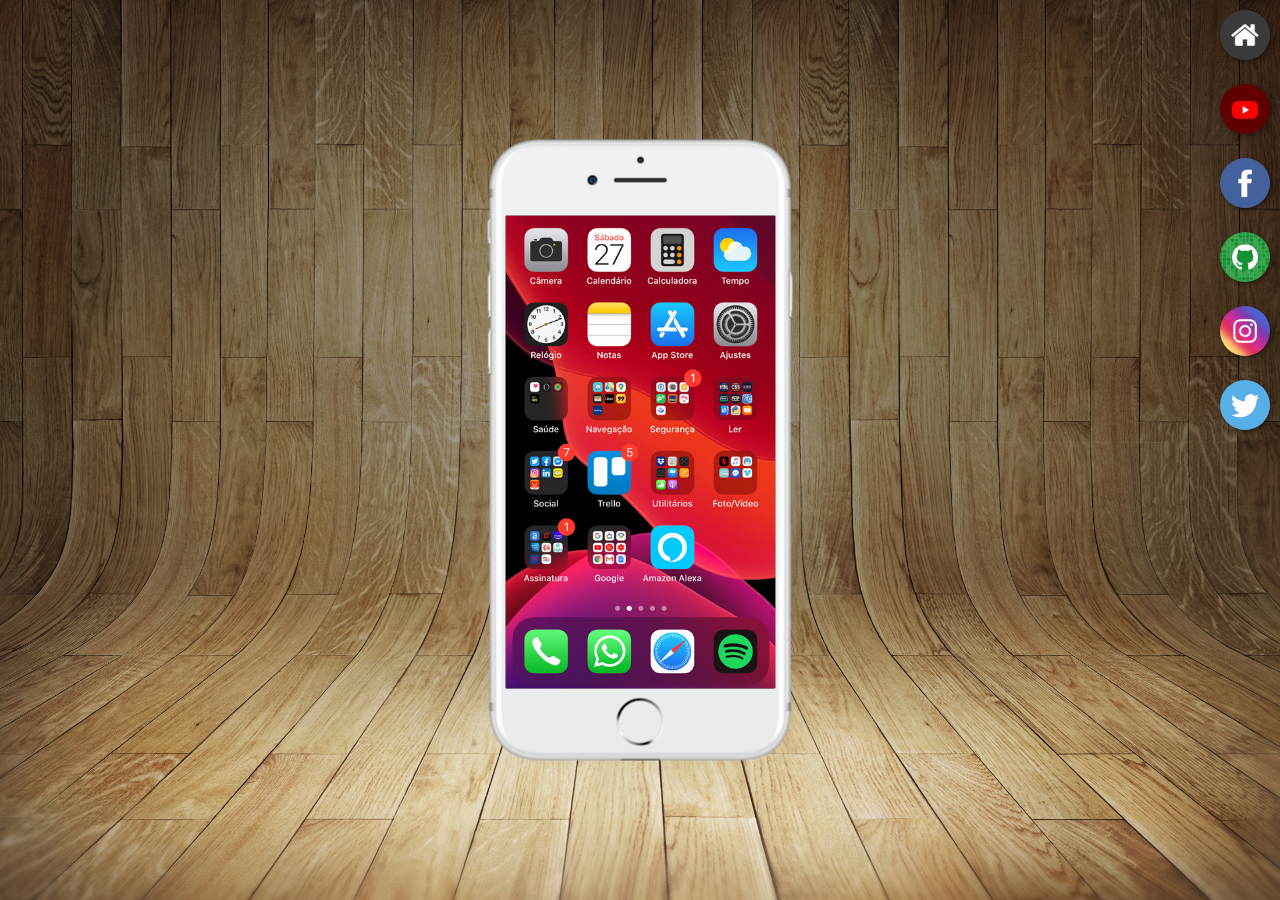
<file: index.html>
<!DOCTYPE html>
<html lang="pt-br">
<head>
    <meta charset="UTF-8">
    <meta name="viewport" content="width=device-width, initial-scale=1.0">
    <link rel="shortcut icon" href="favicon.ico" type="image/x-icon">
    <link rel="stylesheet" href="style/style.css">
    <title>Projeto Redes Sociais</title>
</head>
<body>
    <main>
        <section id="telefone">
            <iframe src="home.html" name="tela" id="tela" frameborder="0">
                O navegador não é compatível com isso.
            </iframe>
        </section>
        <section id="redes-sociais">
            <a href="home.html" target="tela"><img src="imagens/logo-home.jpg" alt="Home"></a> <br>
            <a href="youtube.html" target="tela"><img src="imagens/logo-youtube.jpg" alt="Youtube"></a> <br>
            <a href="facebook.html" target="tela"><img src="imagens/logo-facebook.jpg" alt="Facebook"></a> <br>
            <a href="github.html" target="tela"><img src="imagens/logo-github.jpg" alt="GitHub"></a> <br>
            <a href="instagram.html" target="tela"><img src="imagens/logo-instagram.jpg" alt="Instagram"></a> <br>
            <a href="twitter.html" target="tela"><img src="imagens/logo-twitter.jpg" alt="Twitter"></a> <br>
        </section>
    </main>
</body>
</html>
</file>
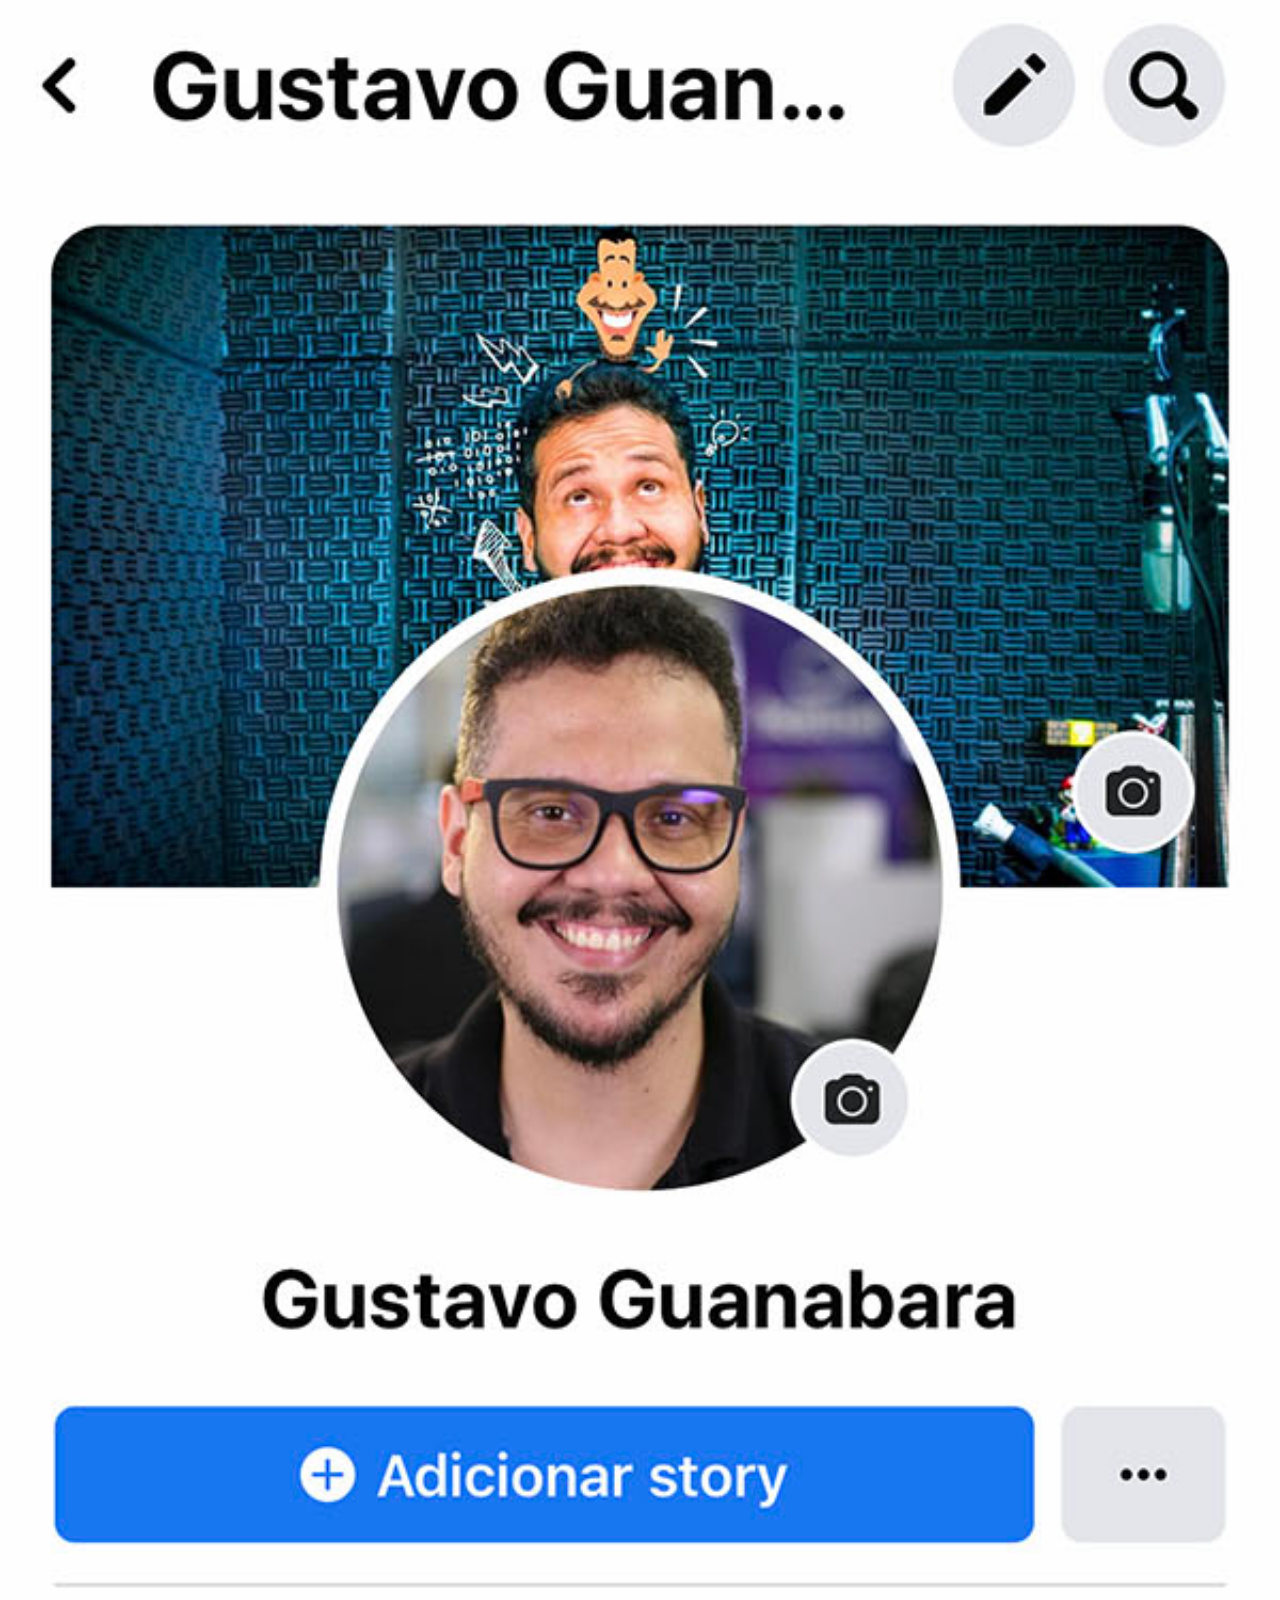
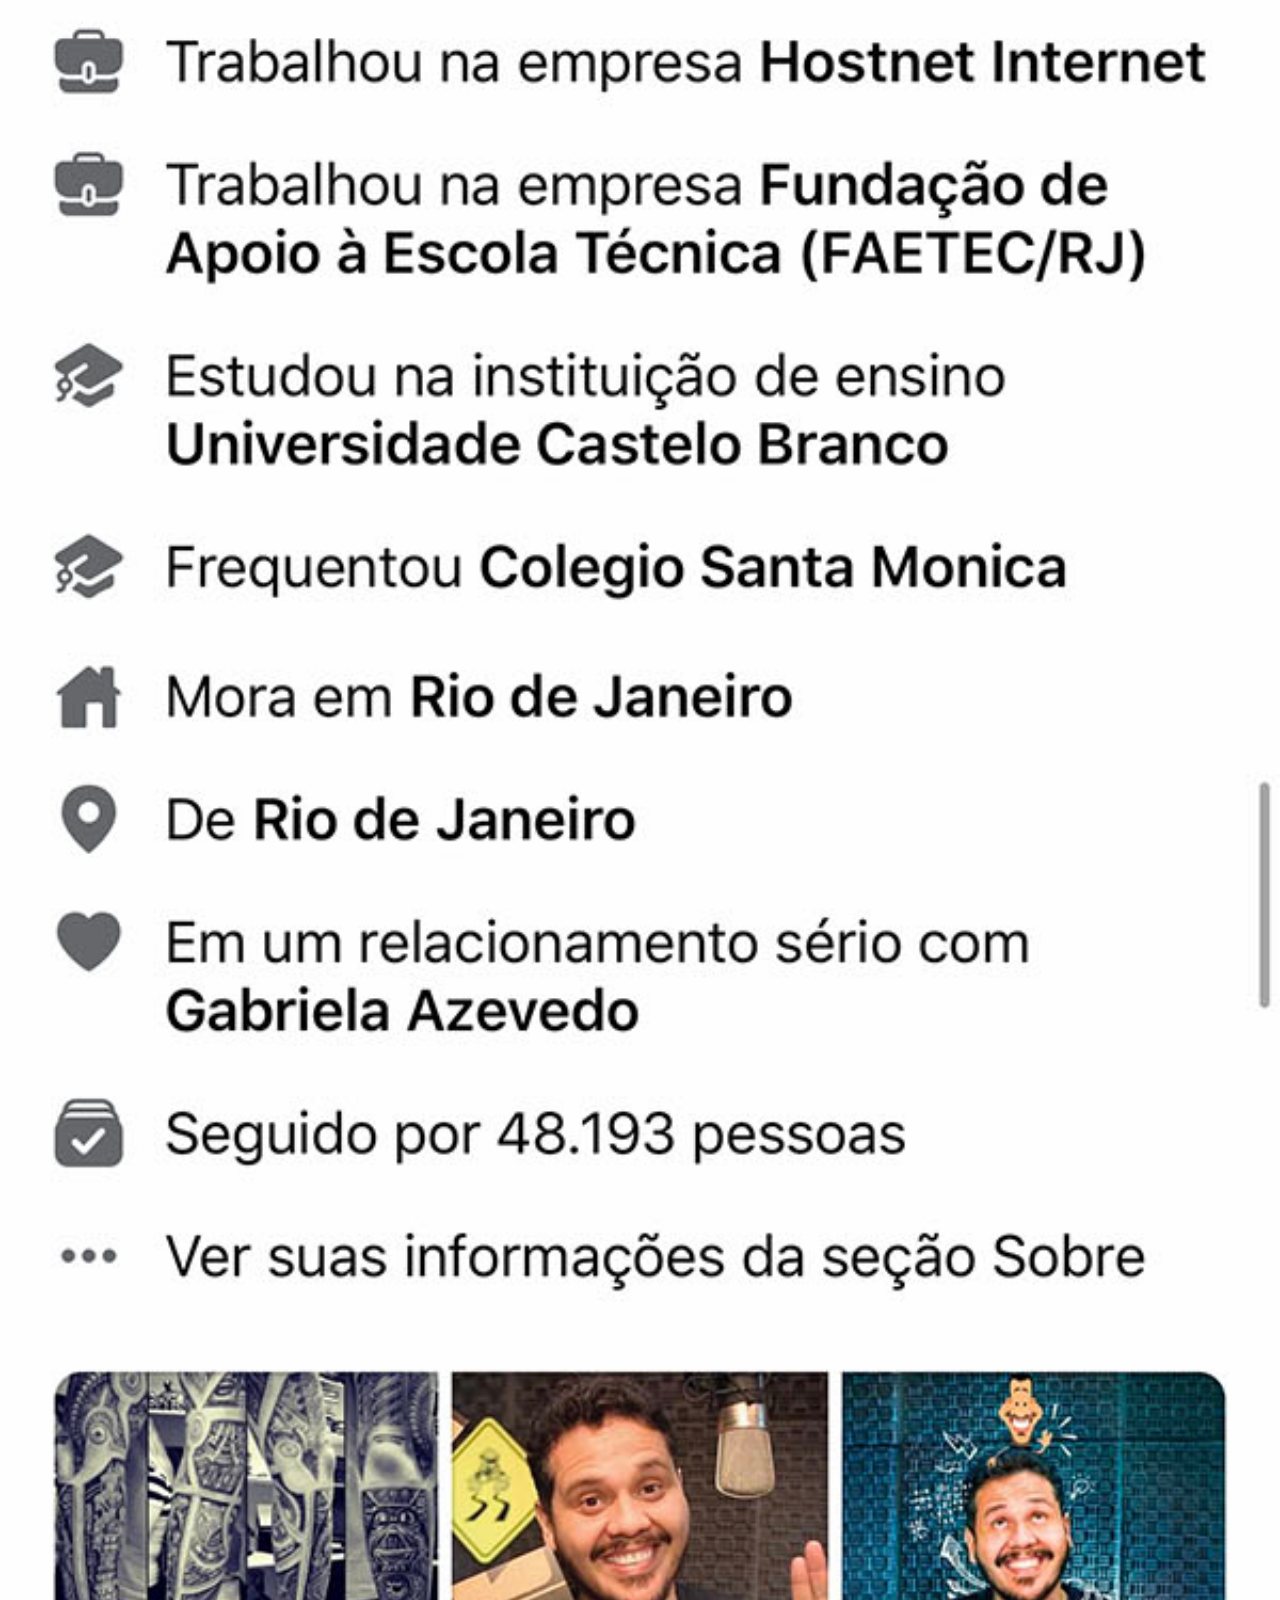
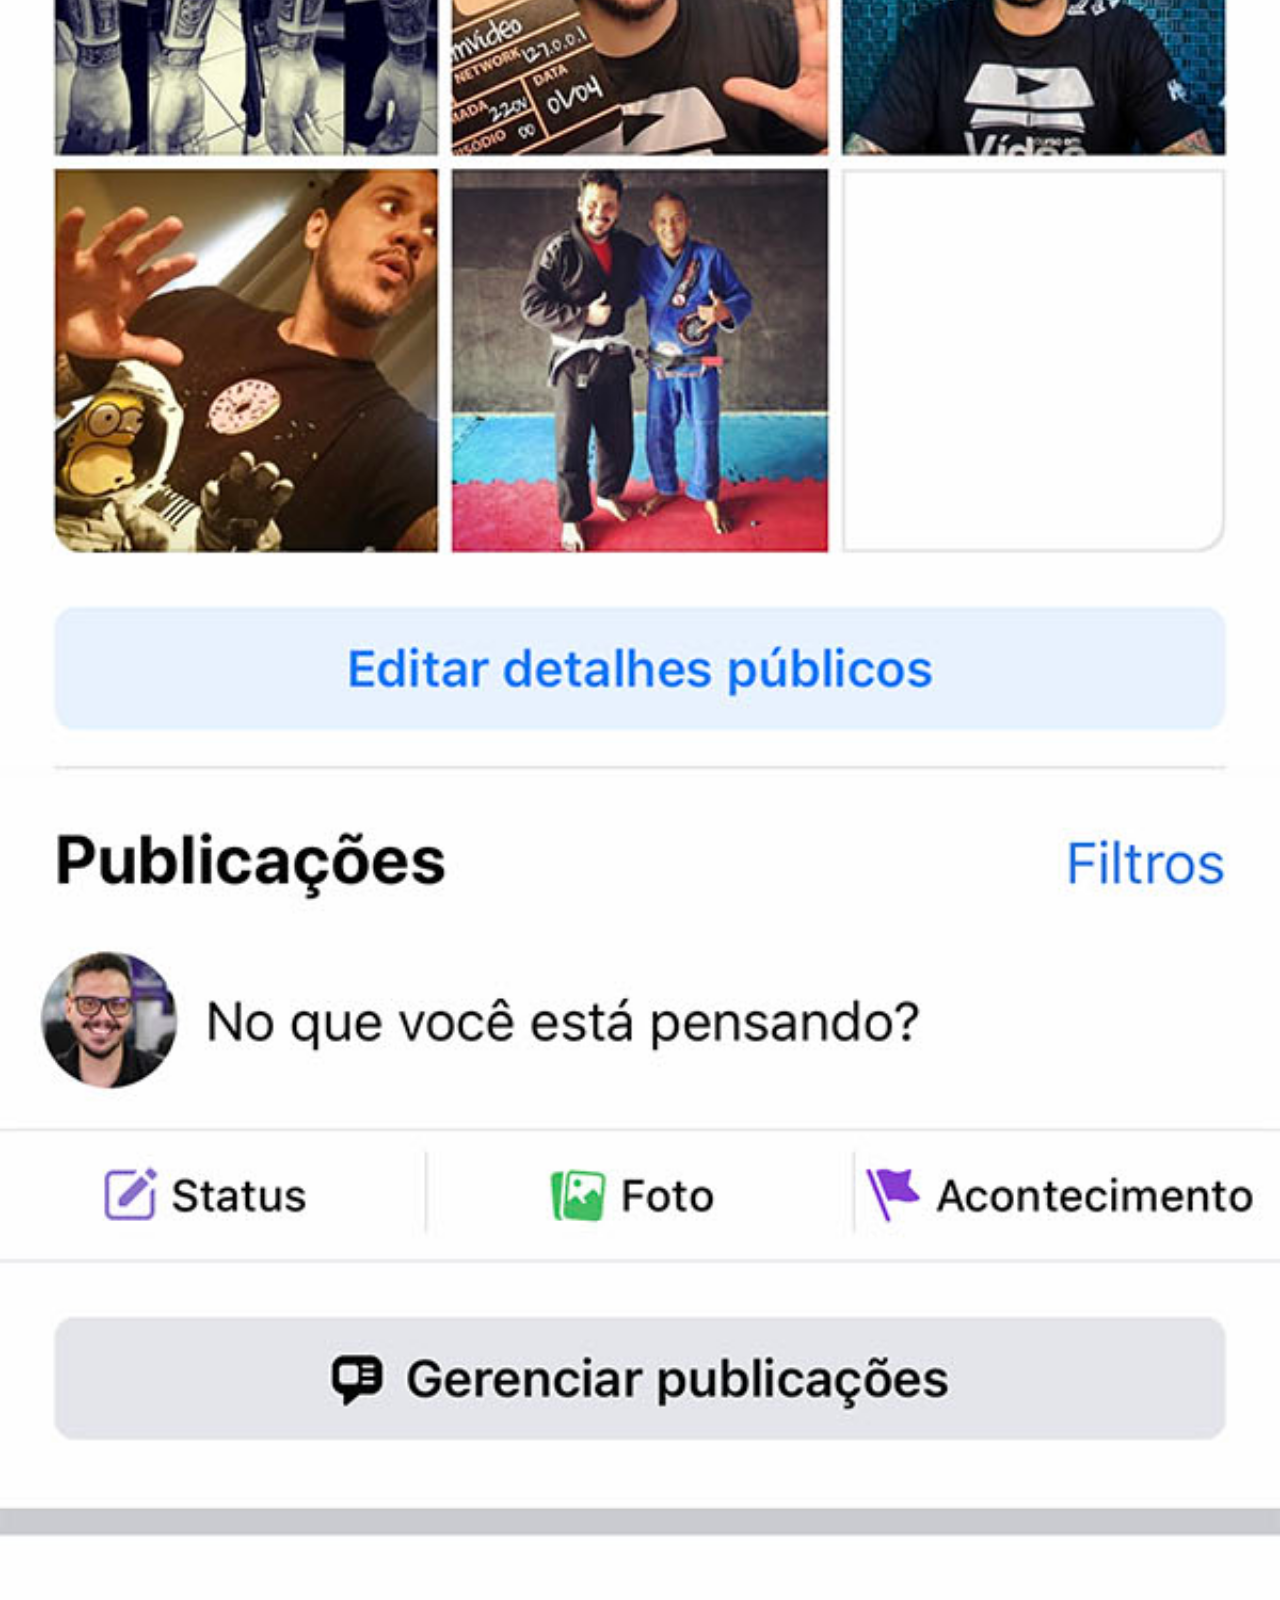
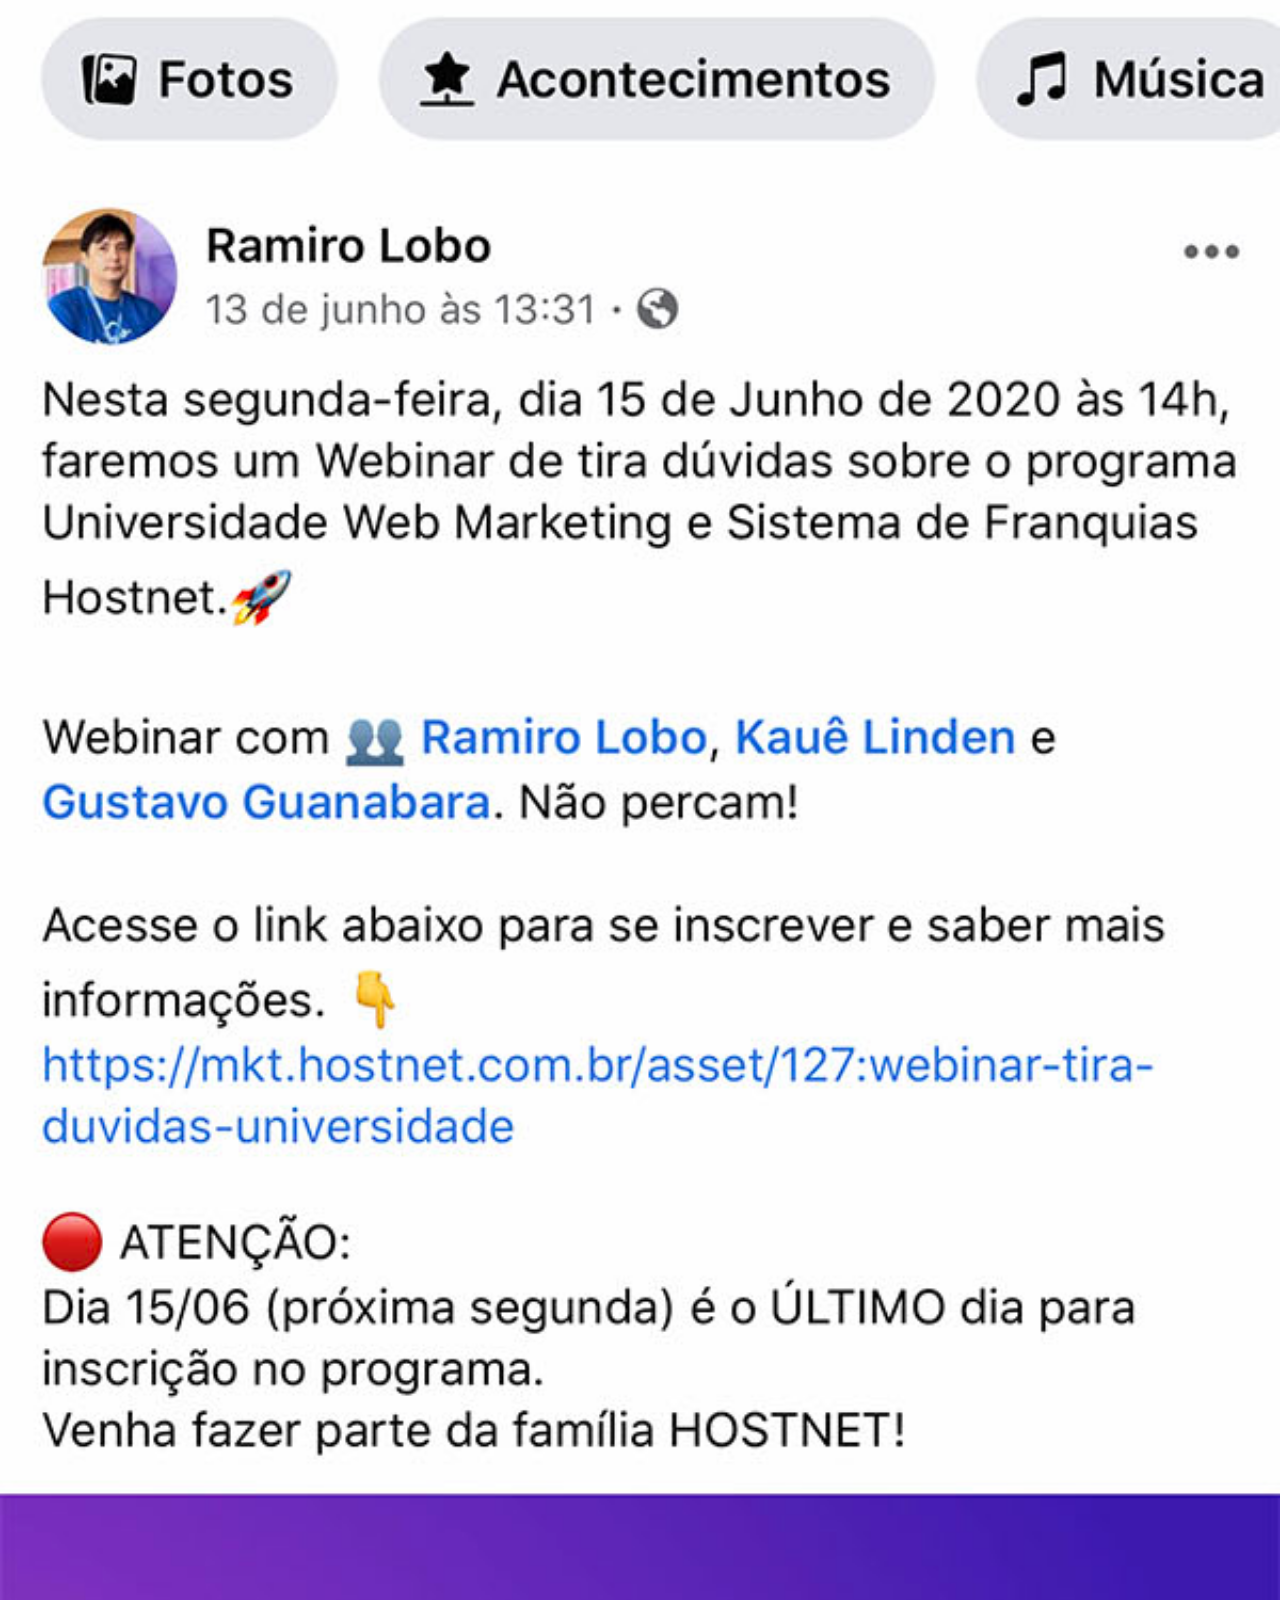
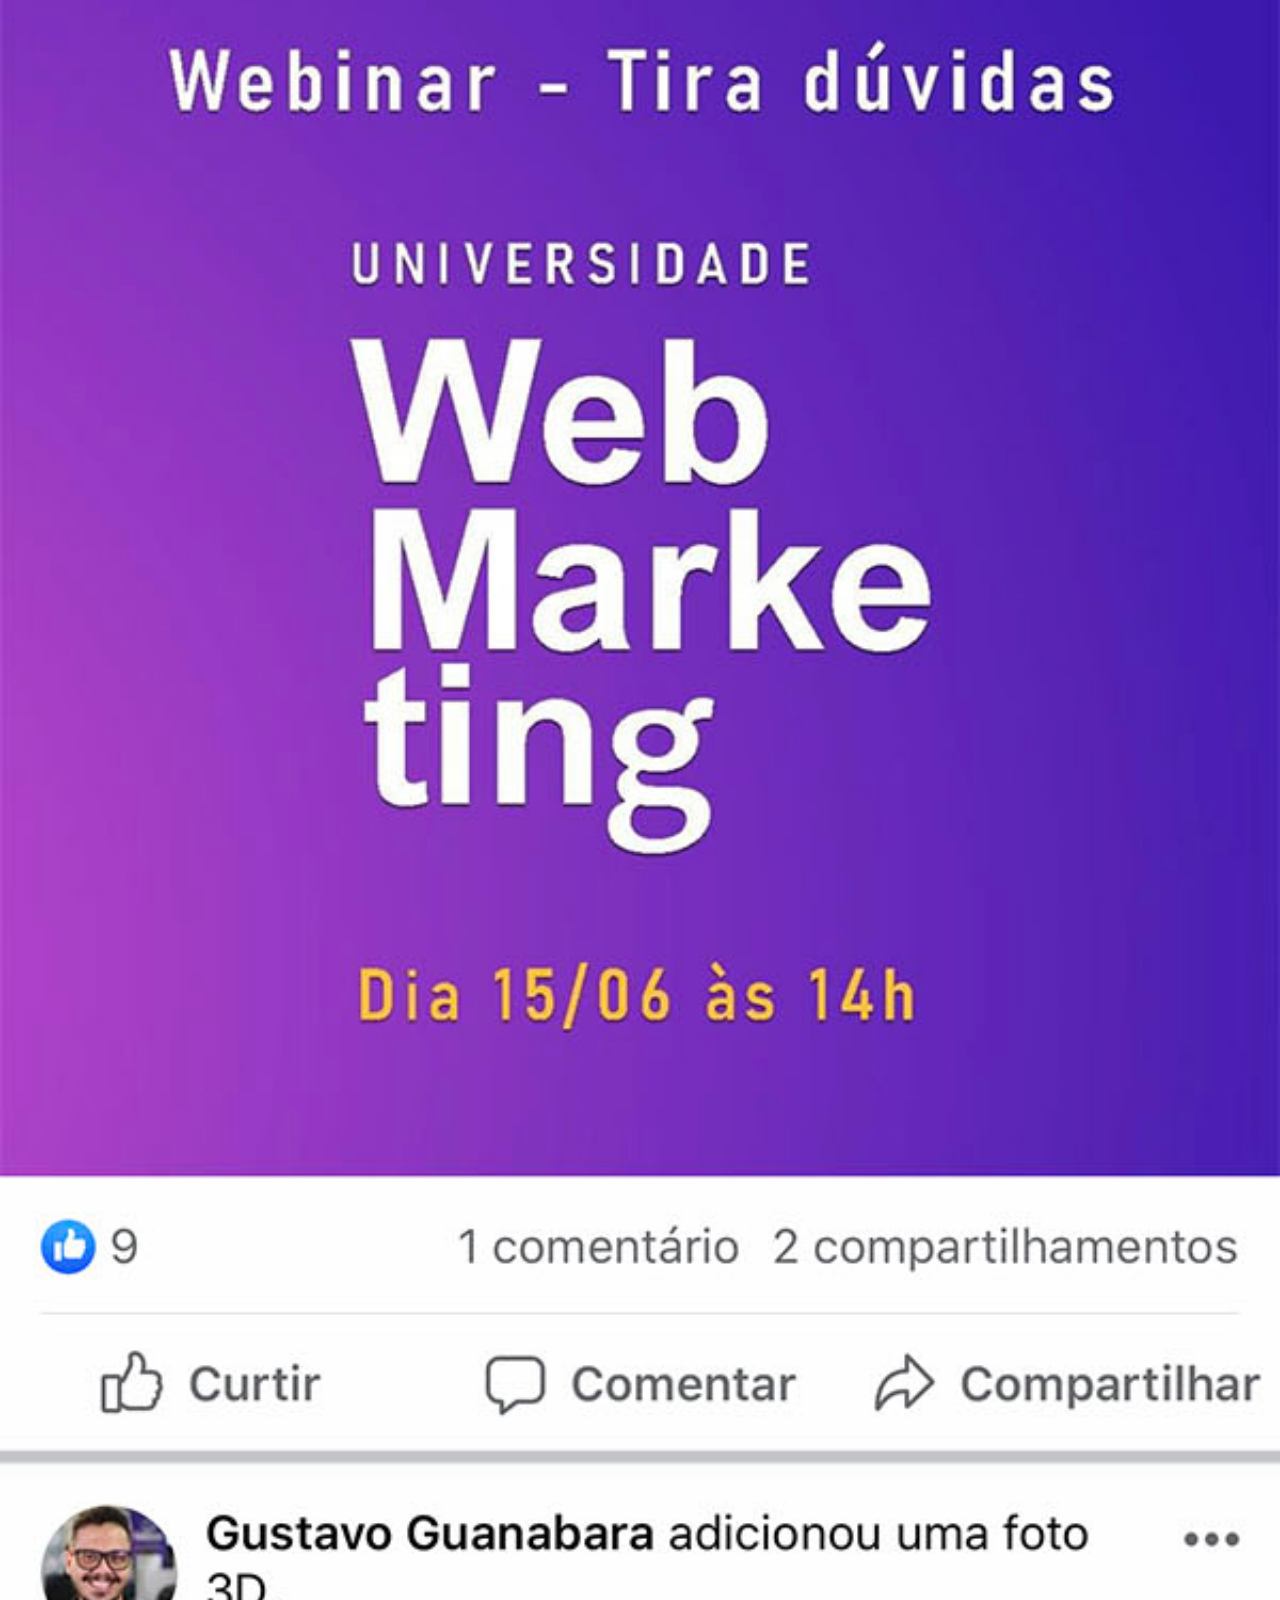
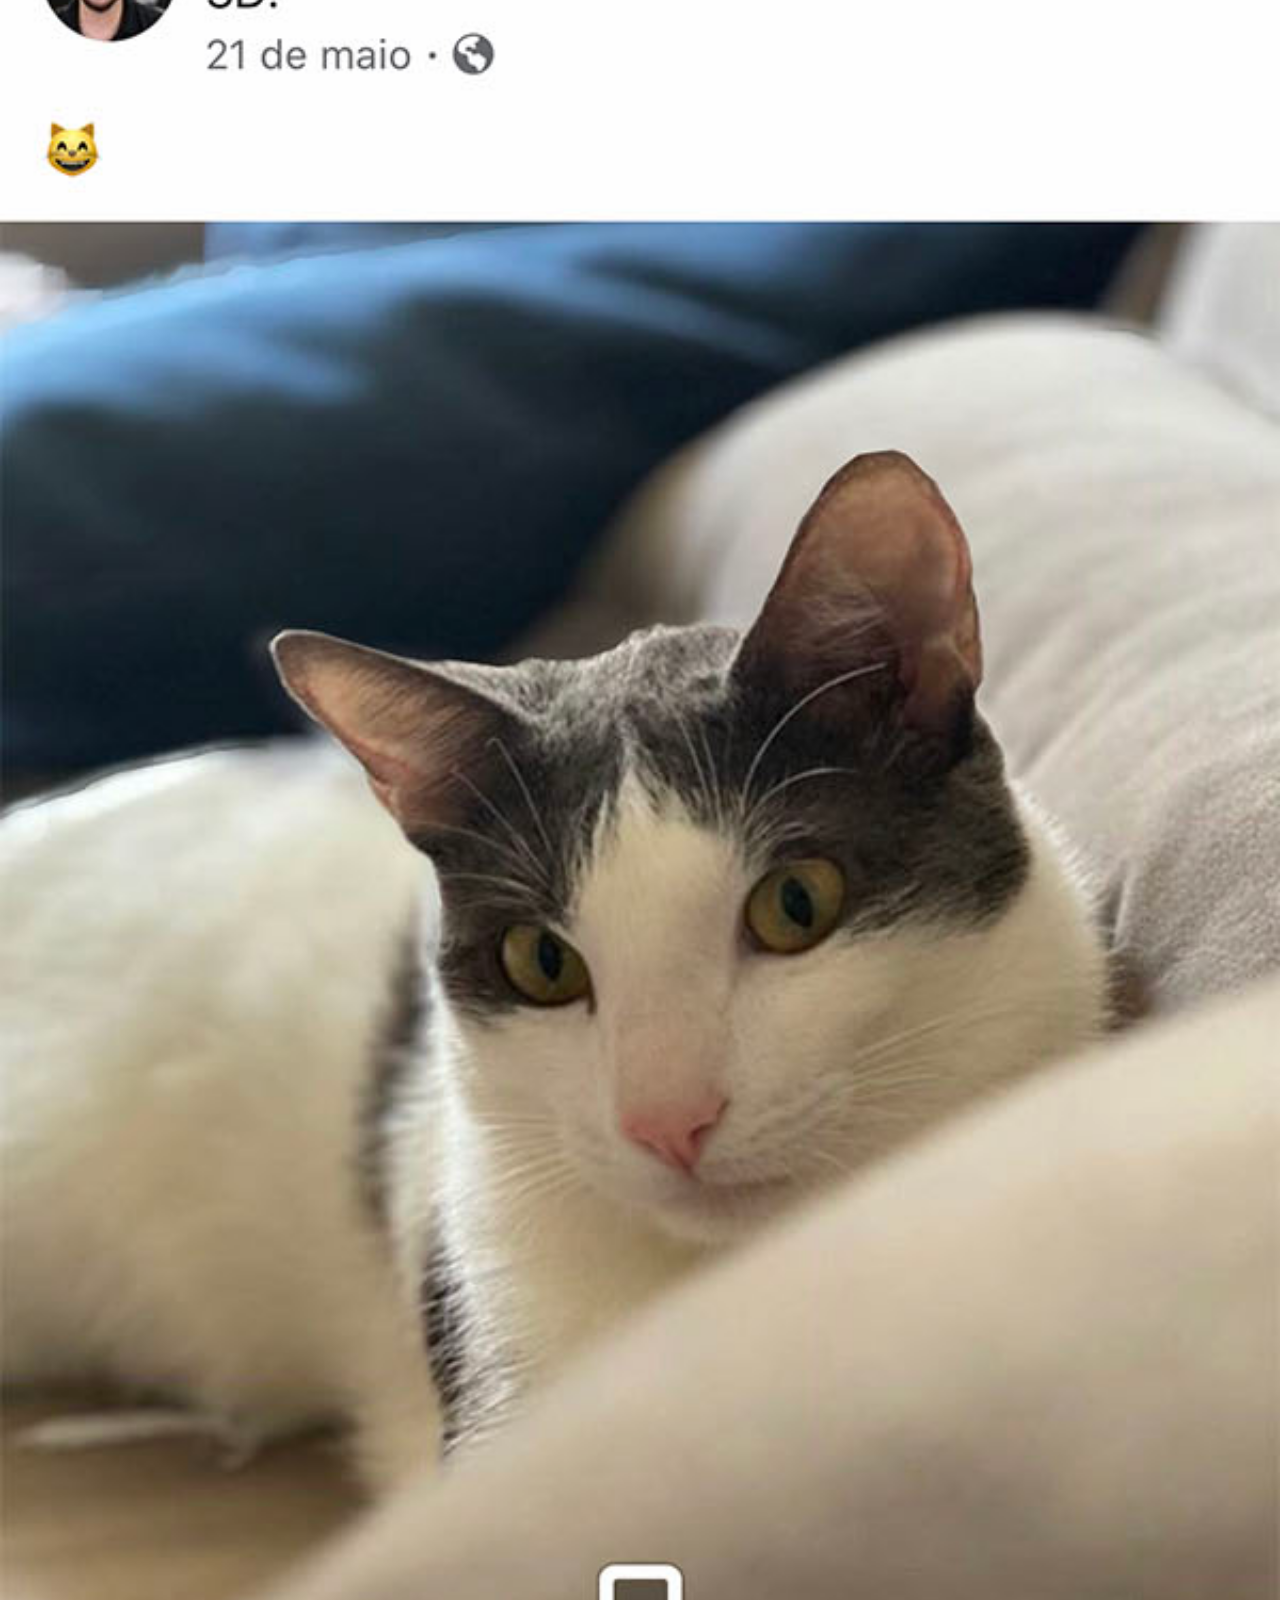
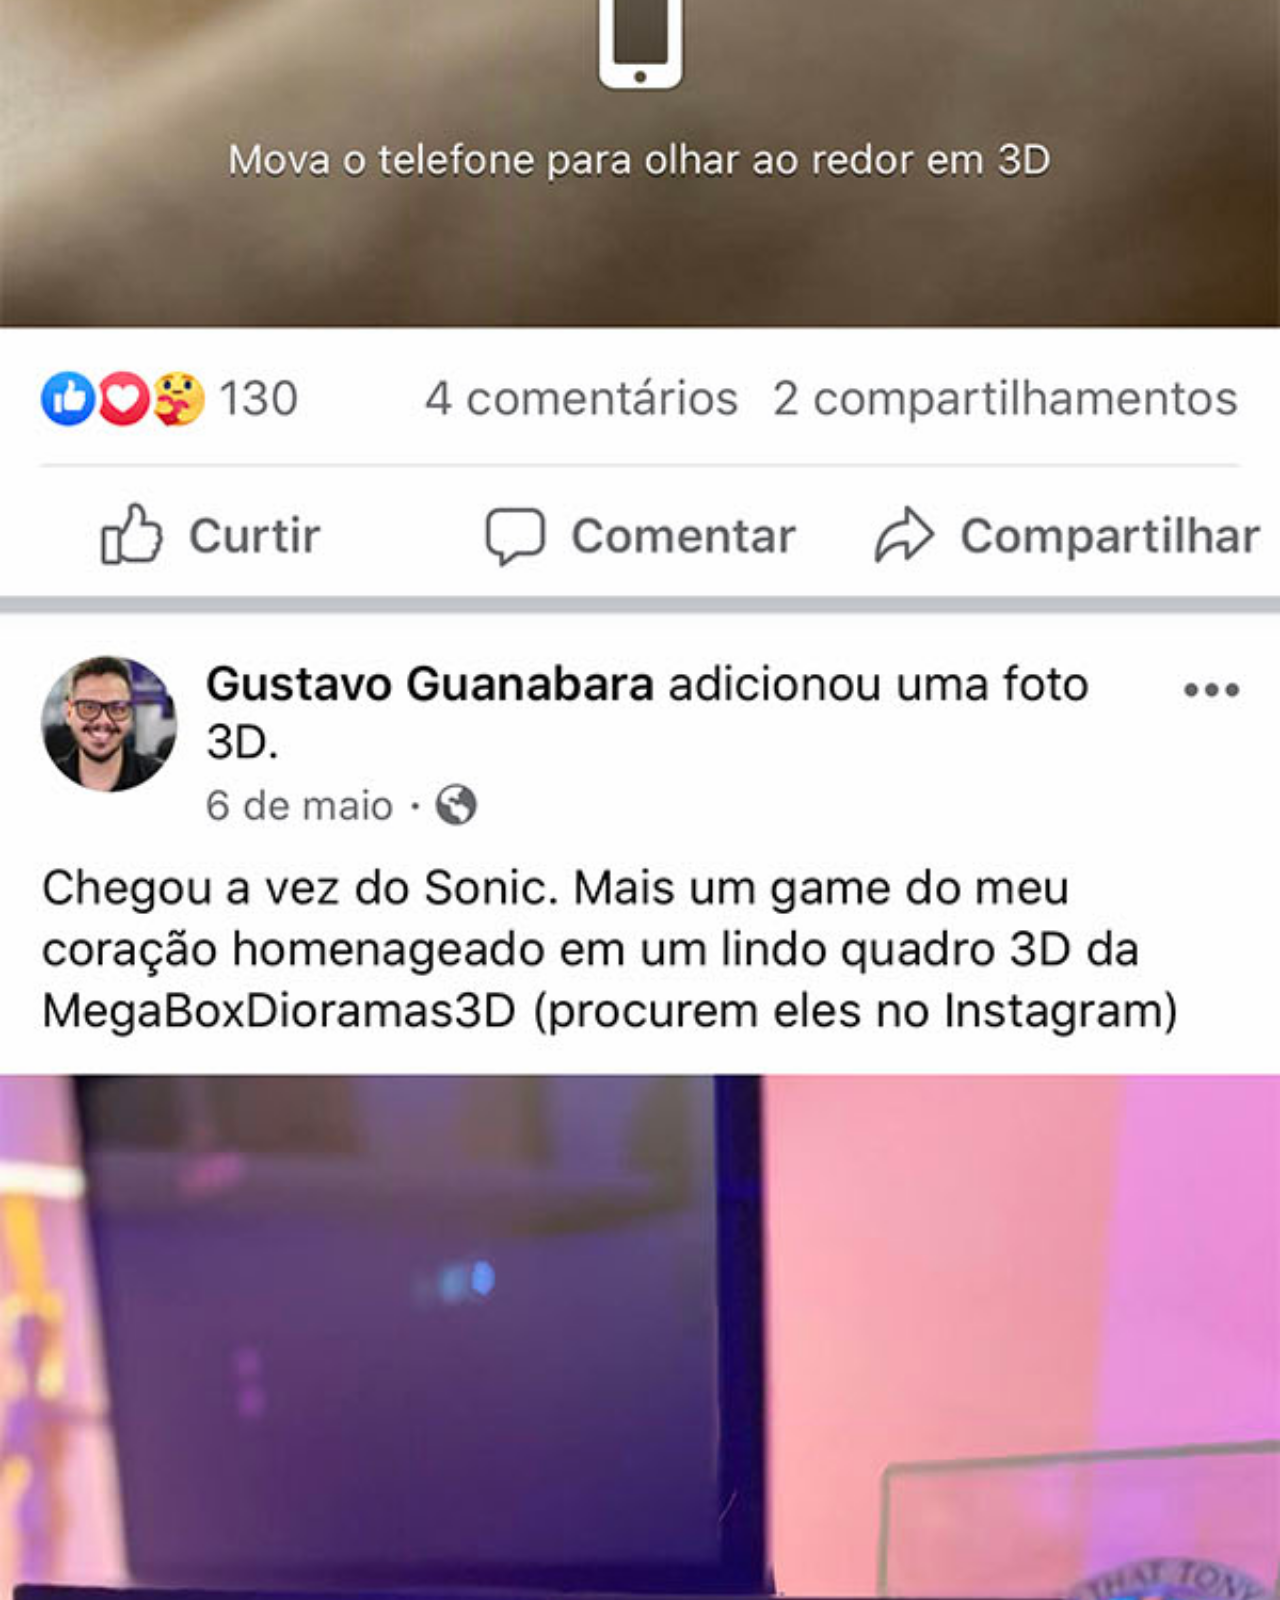
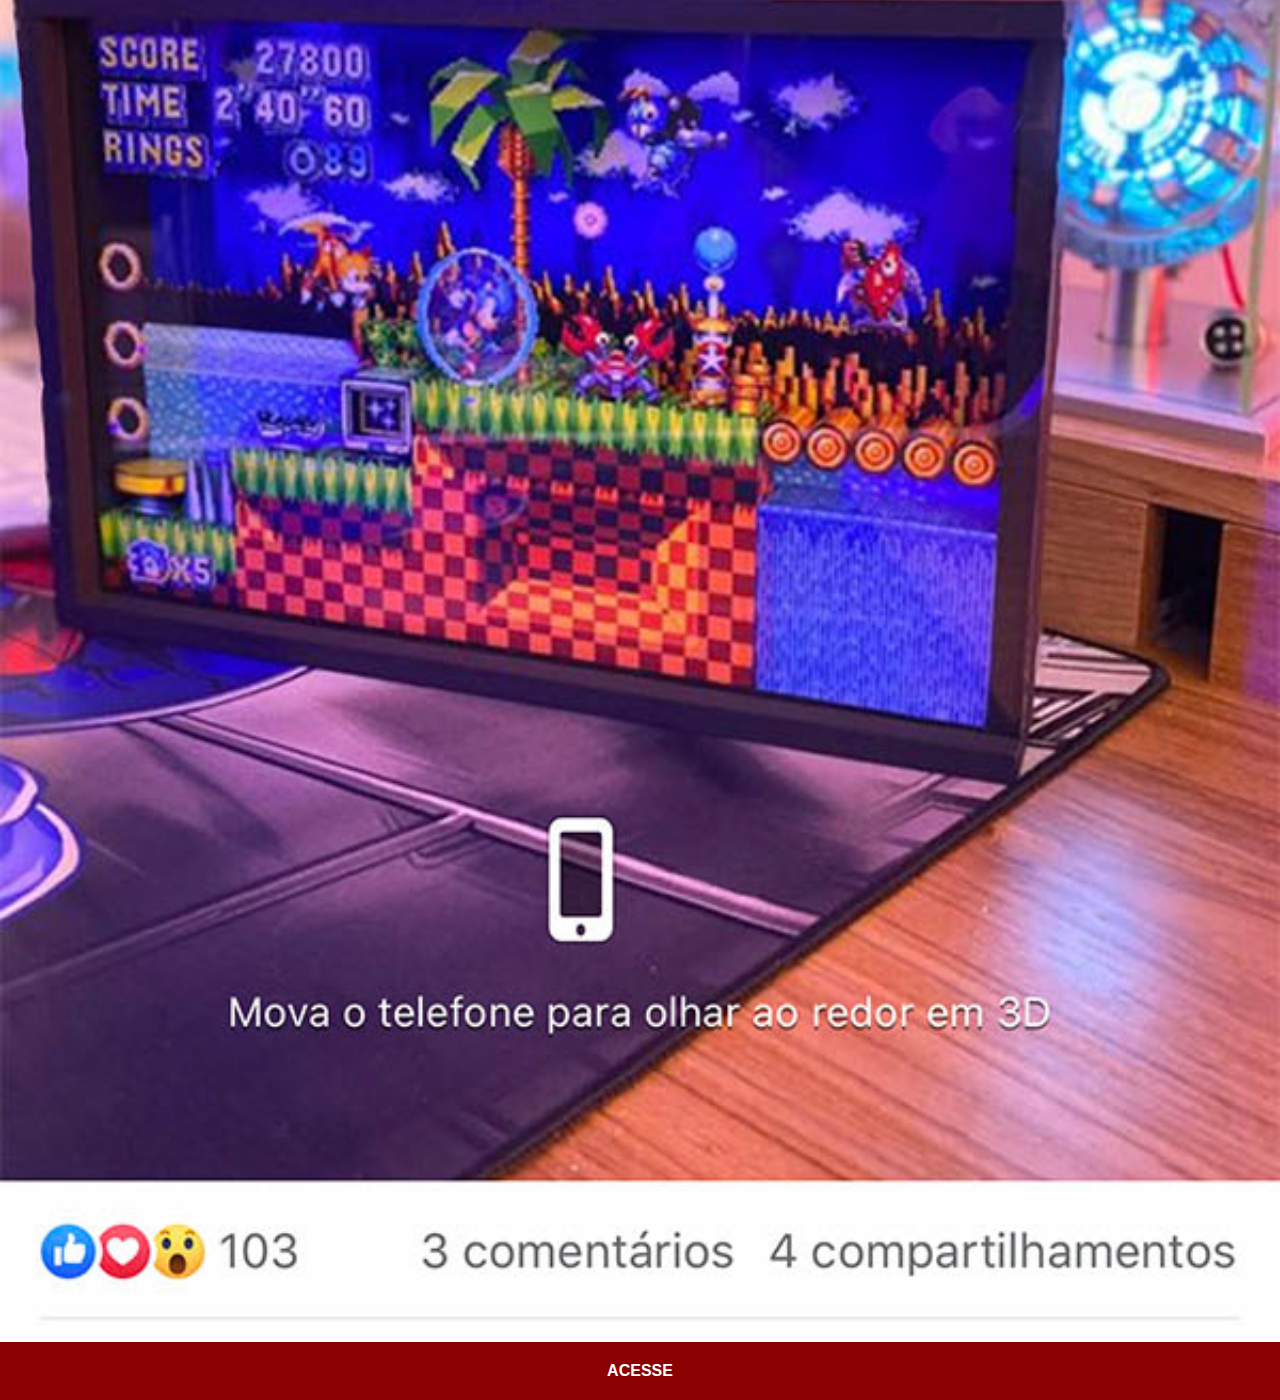
<file: facebook.html>
<!DOCTYPE html>
<html lang="pt-br">
<head>
    <meta charset="UTF-8">
    <meta name="viewport" content="width=device-width, initial-scale=1.0">
    <title>Facebook</title>
    <link rel="stylesheet" href="style/social.css">
</head>
<body>
    <img src="imagens/tela-facebook.jpg" alt="Facebook">
    <a href="https://www.facebook.com/gustavoguanabara/?locale=pt_BR" target="_blank">ACESSE</a>
</body>
</html>
</file>
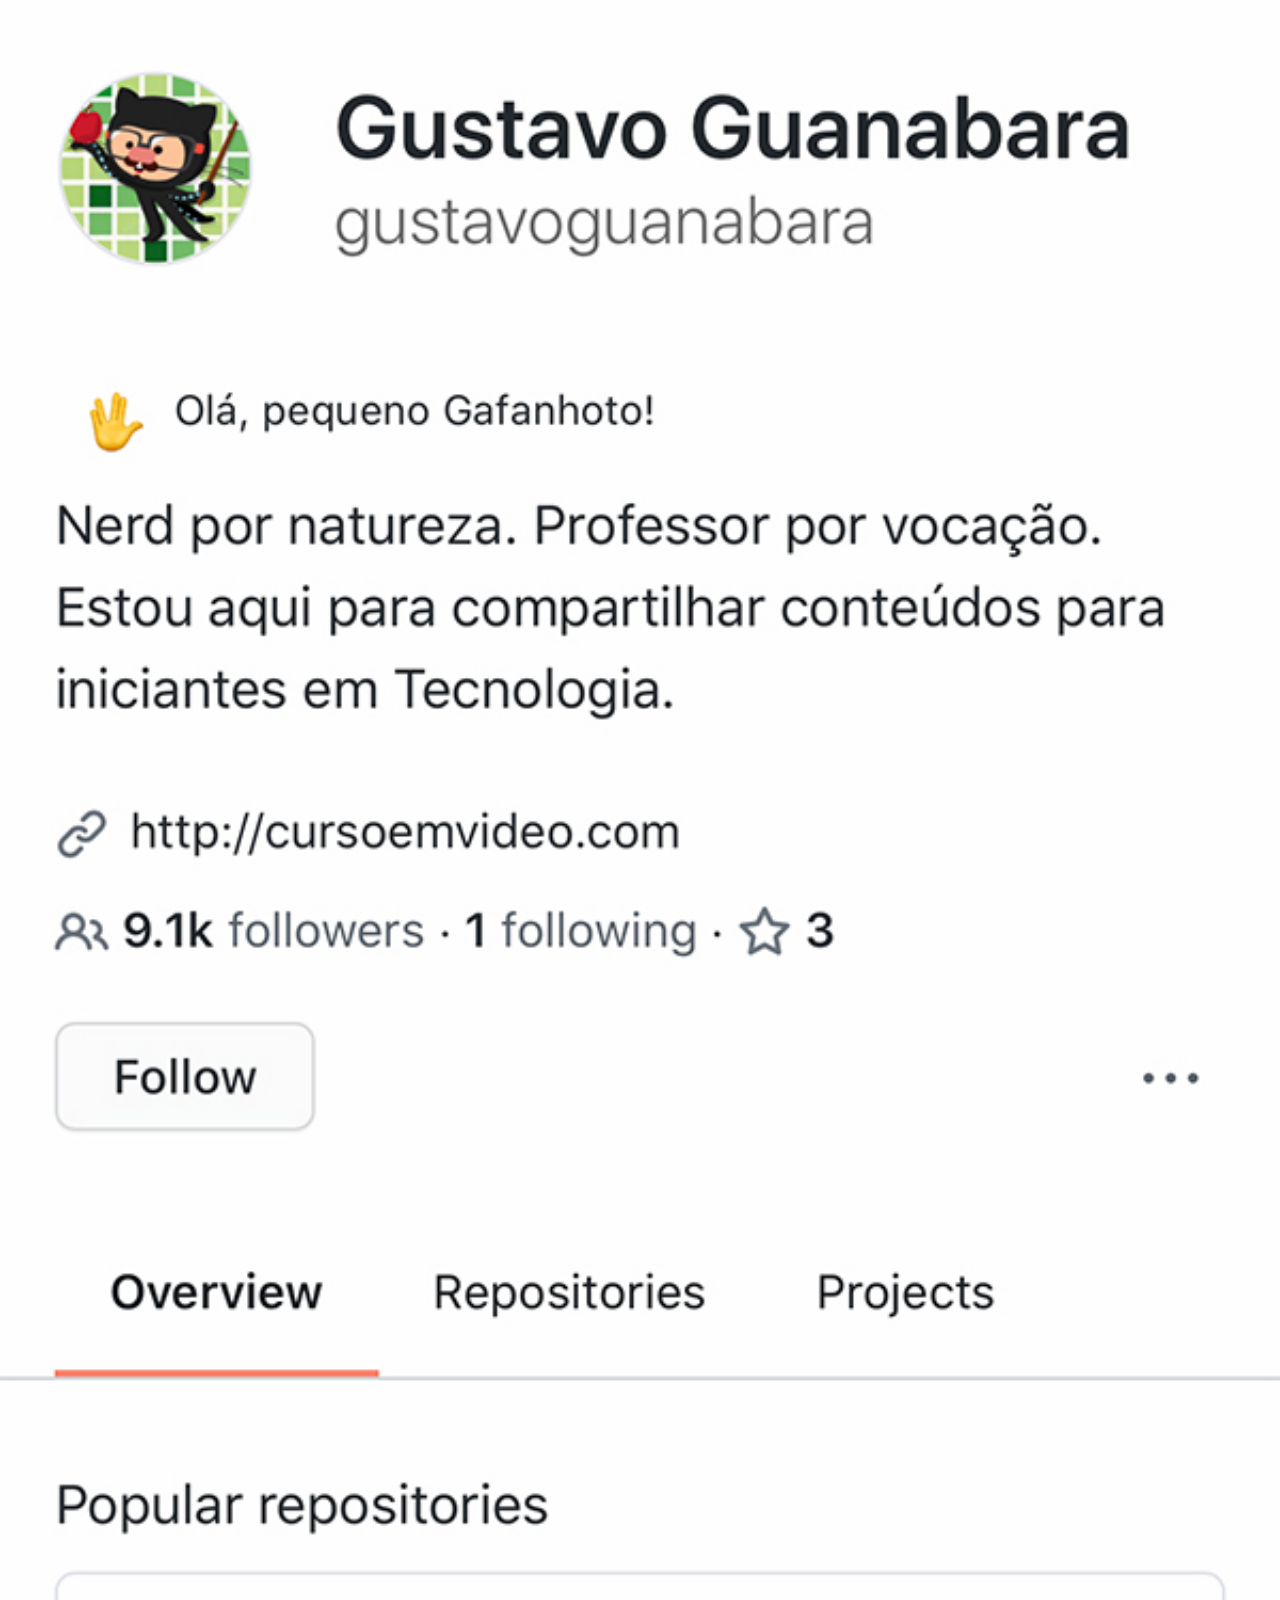
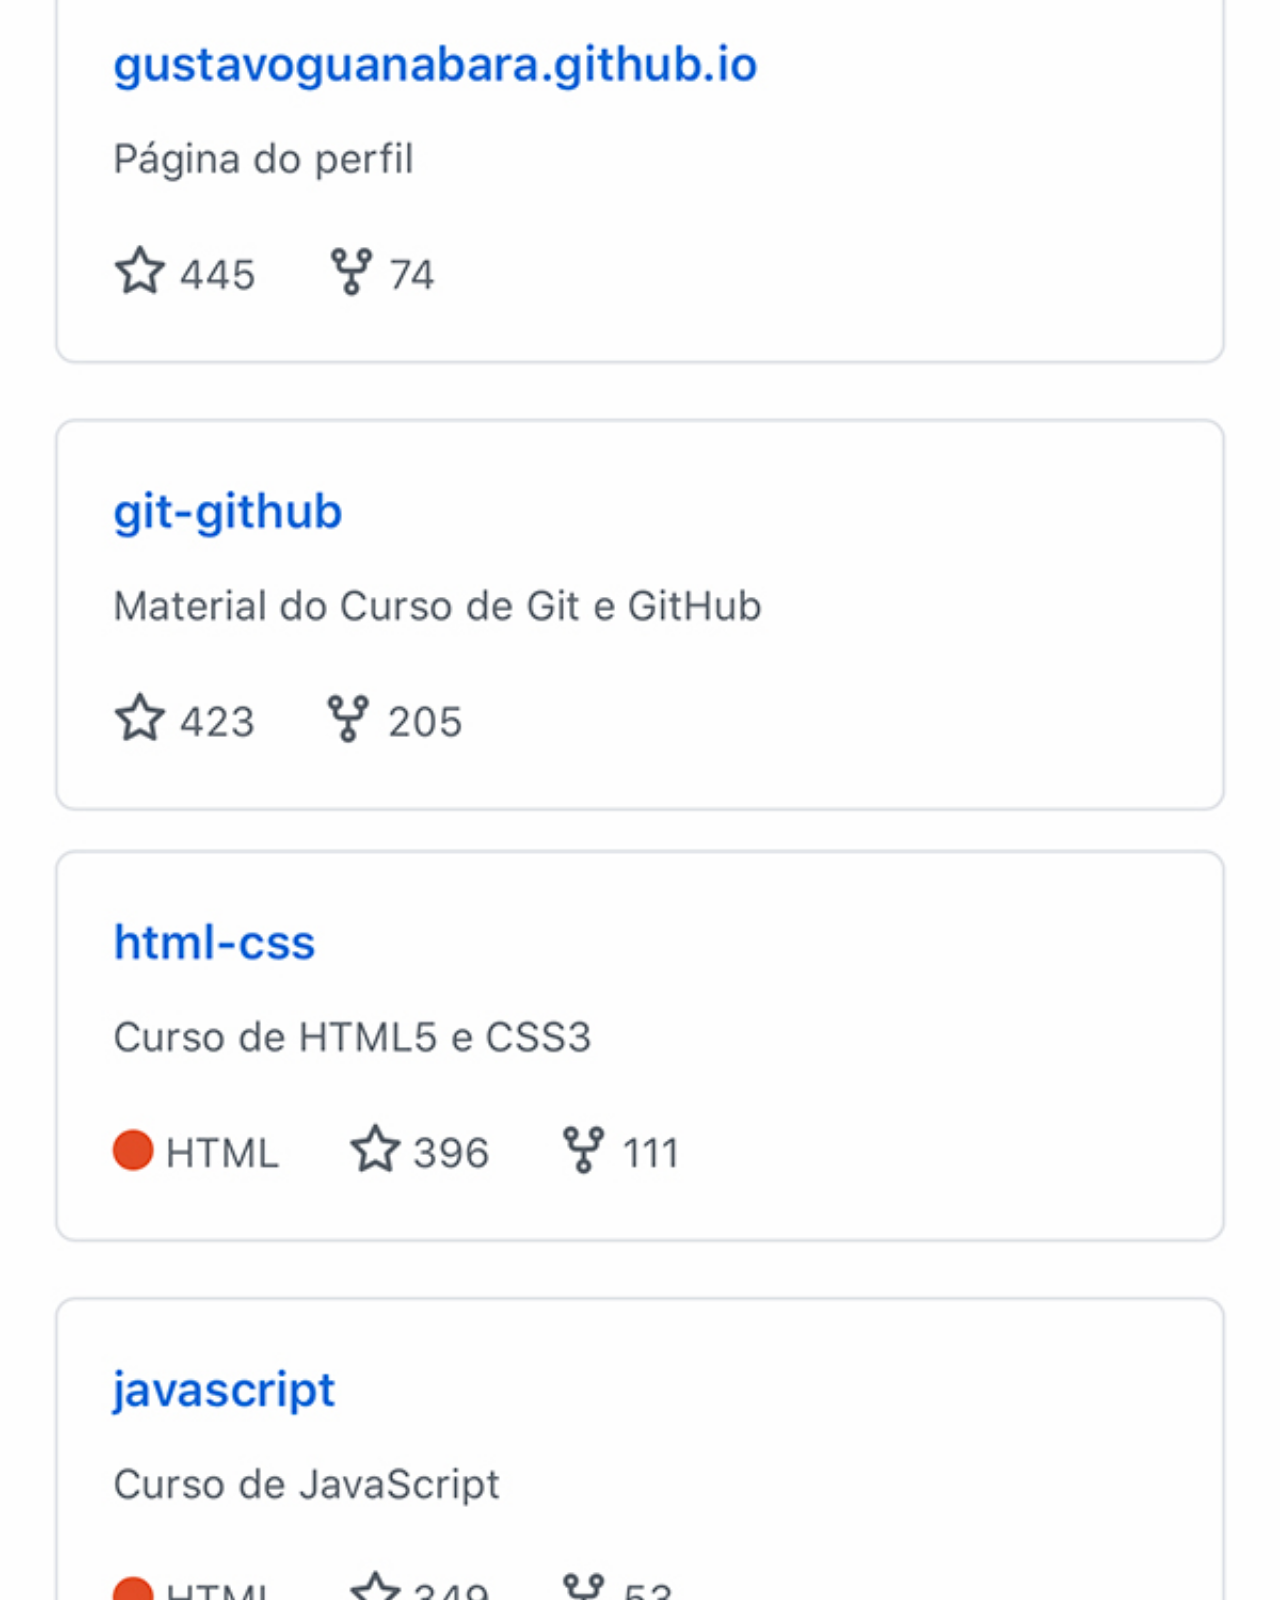
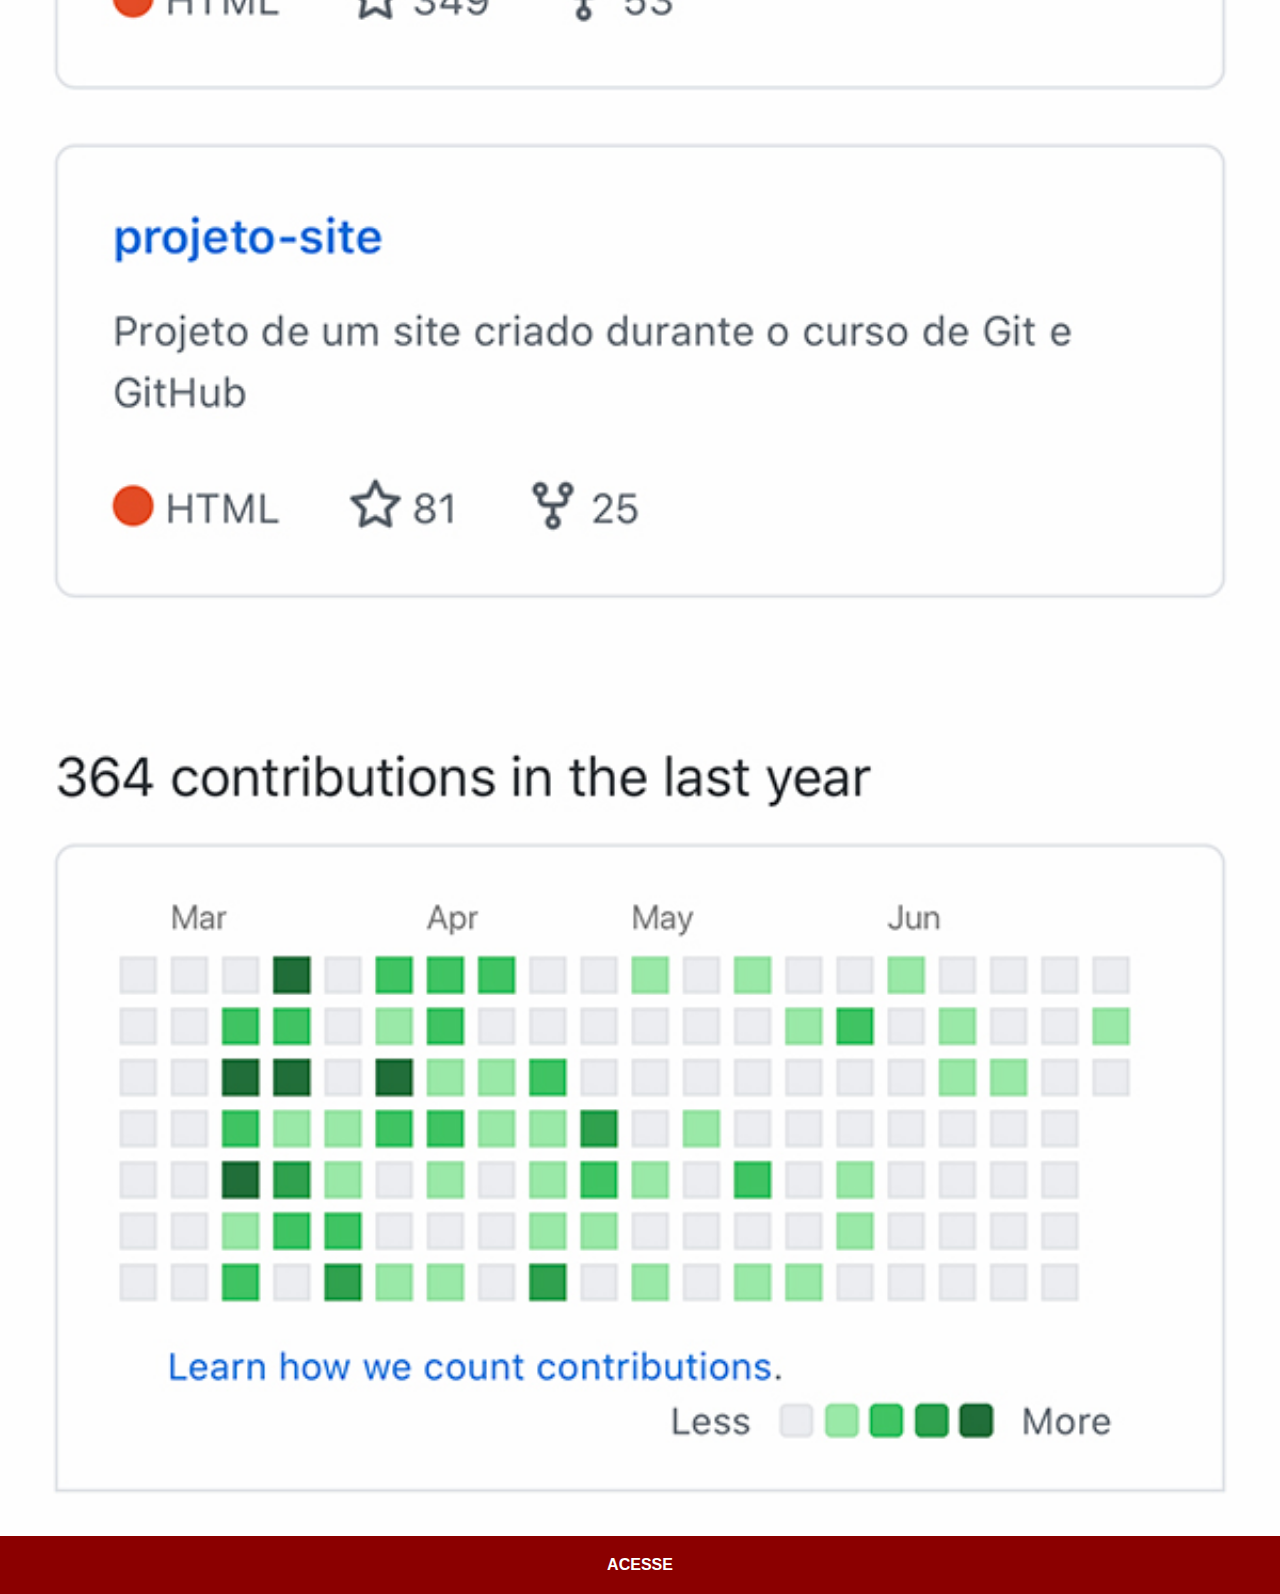
<file: github.html>
<!DOCTYPE html>
<html lang="pt-br">
<head>
    <meta charset="UTF-8">
    <meta name="viewport" content="width=device-width, initial-scale=1.0">
    <title>GitHub</title>
    <link rel="stylesheet" href="style/social.css">
</head>
<body>
    <img src="imagens/tela-github.jpg" alt="GitHub">
    <a href="https://github.com/gustavoguanabara" target="_blank">ACESSE</a>
</body>
</html>
</file>
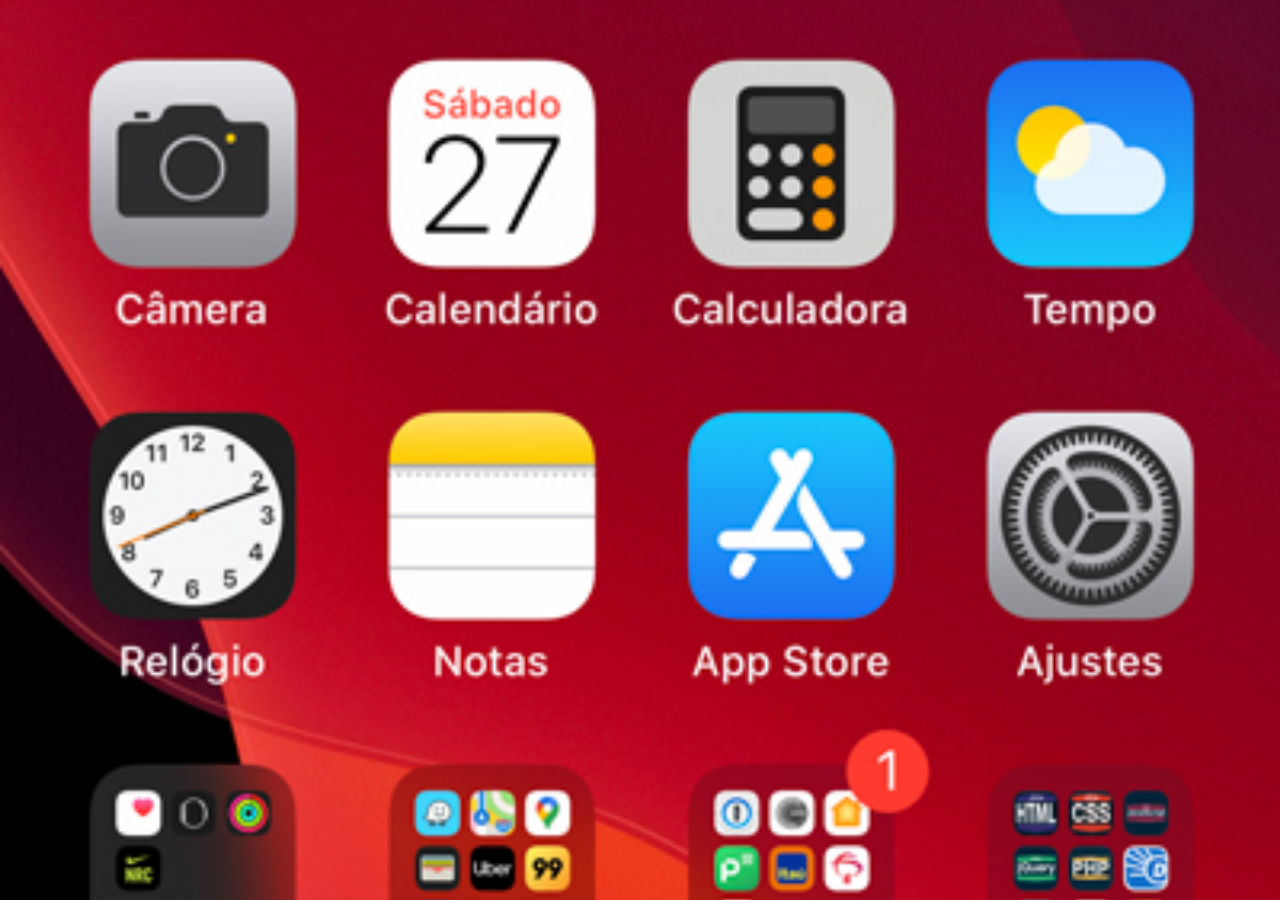
<file: home.html>
<!DOCTYPE html>
<html lang="pt-br">
<head>
    <meta charset="UTF-8">
    <meta name="viewport" content="width=device-width, initial-scale=1.0">
    <title>Home</title>
</head>
<style>
    * {
        margin: 0px;
        padding: 0px;
    }

    body {
        height: 100vh;
        width: 100vw;
        background: black url('imagens/tela-home.jpg') no-repeat top center;
        background-size: cover;
    }
</style>
<body>
    
</body>
</html>
</file>
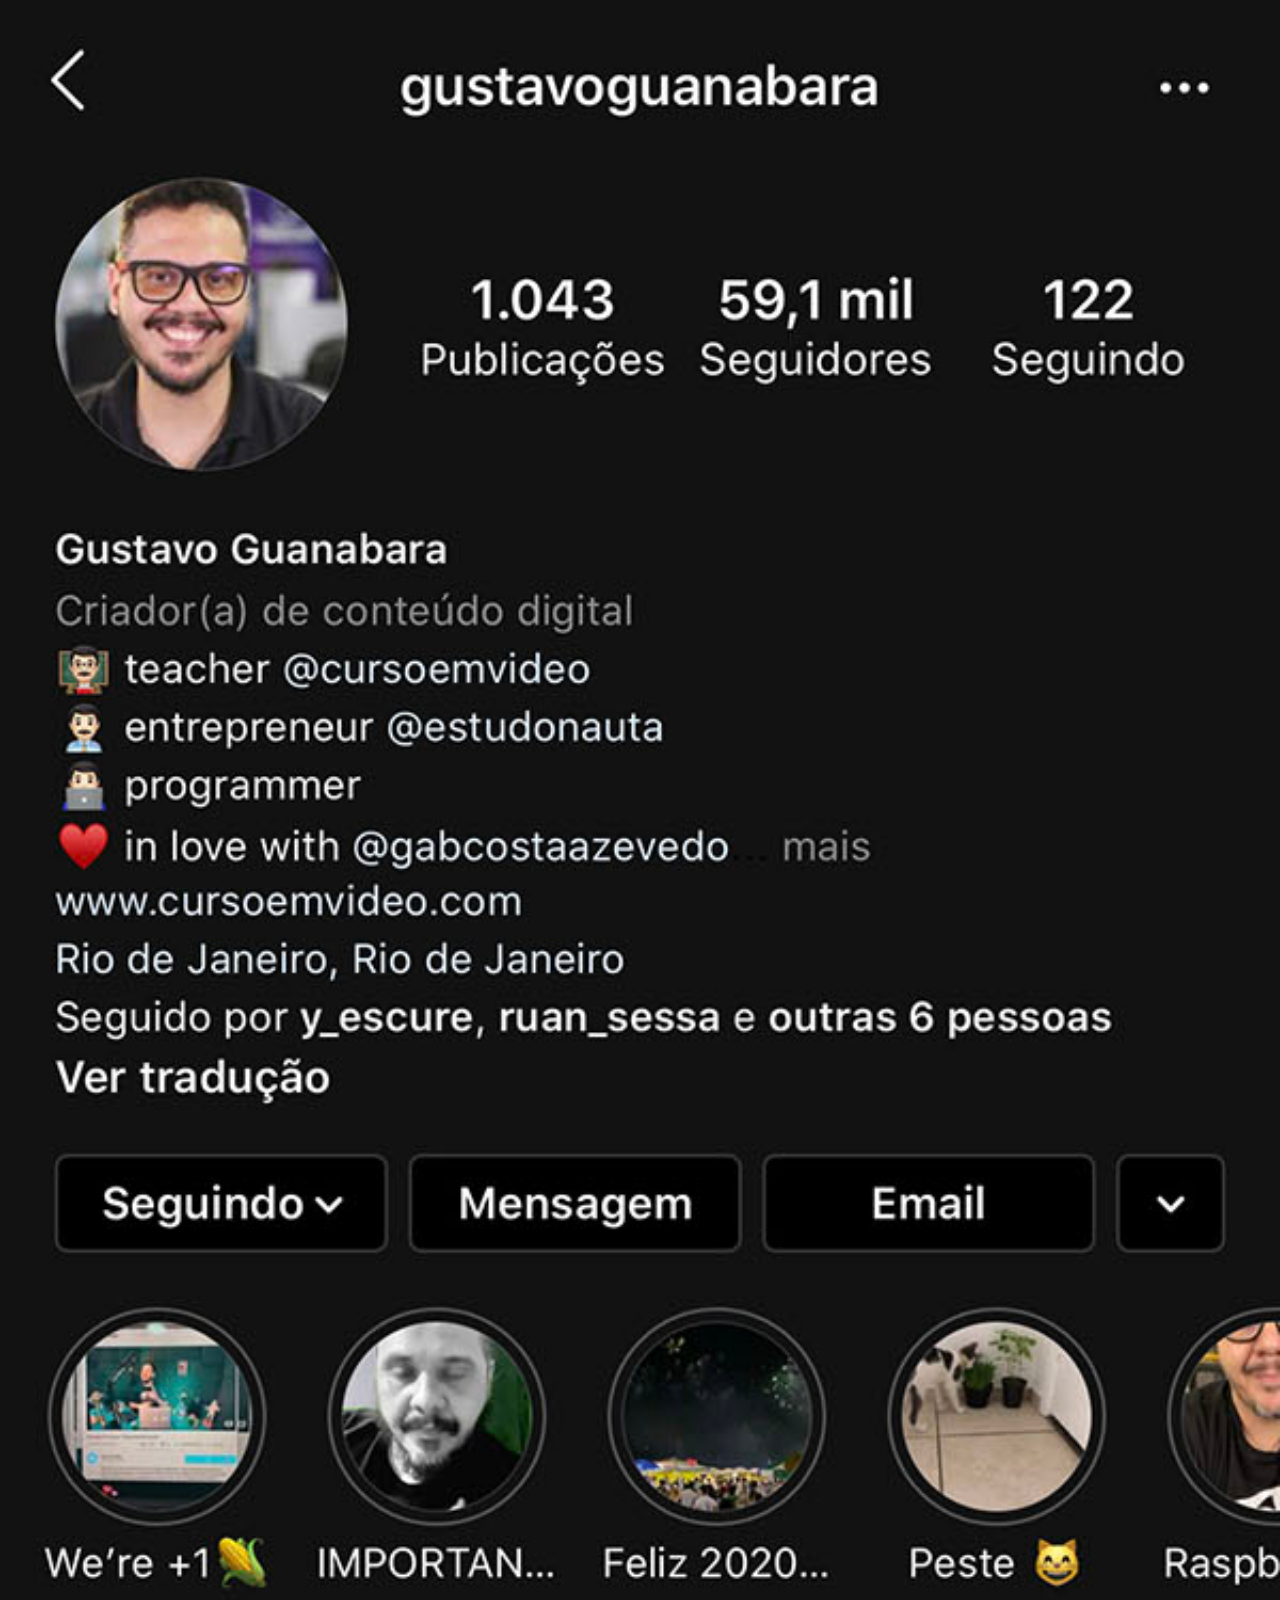
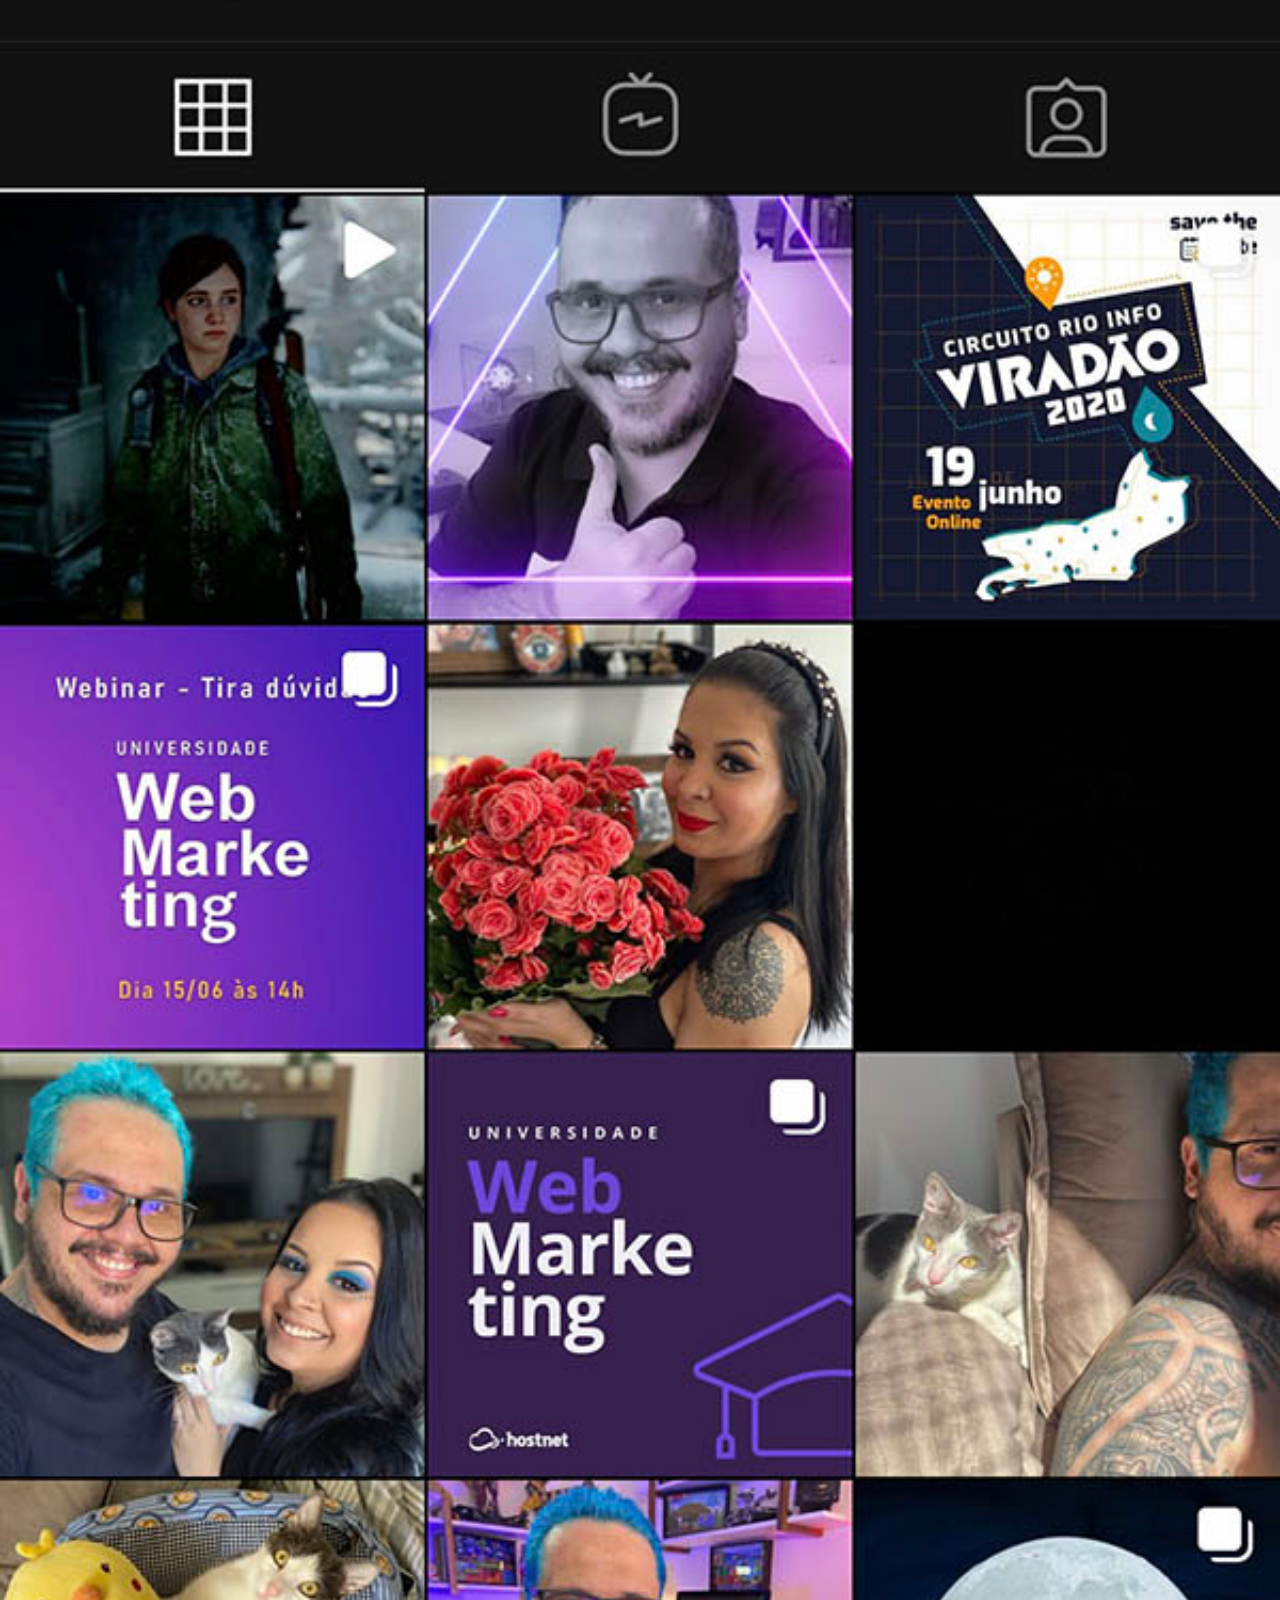
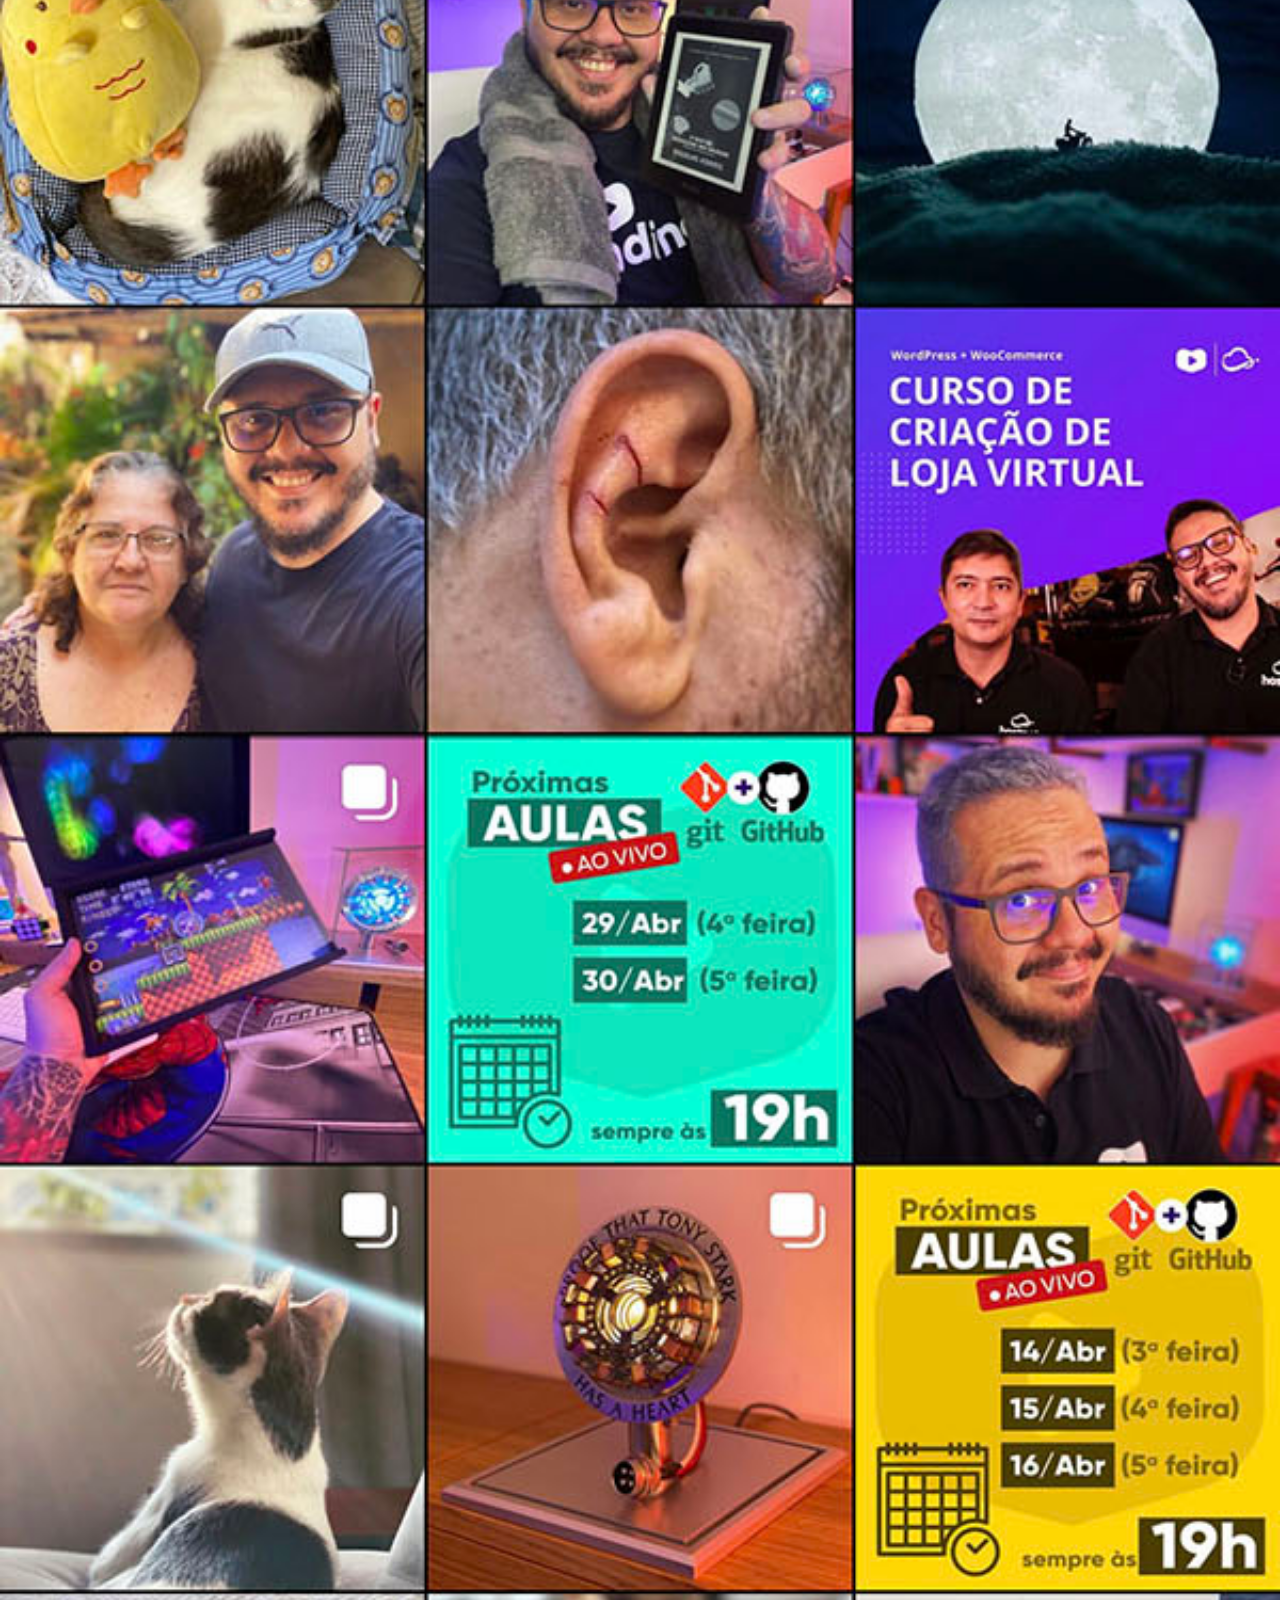
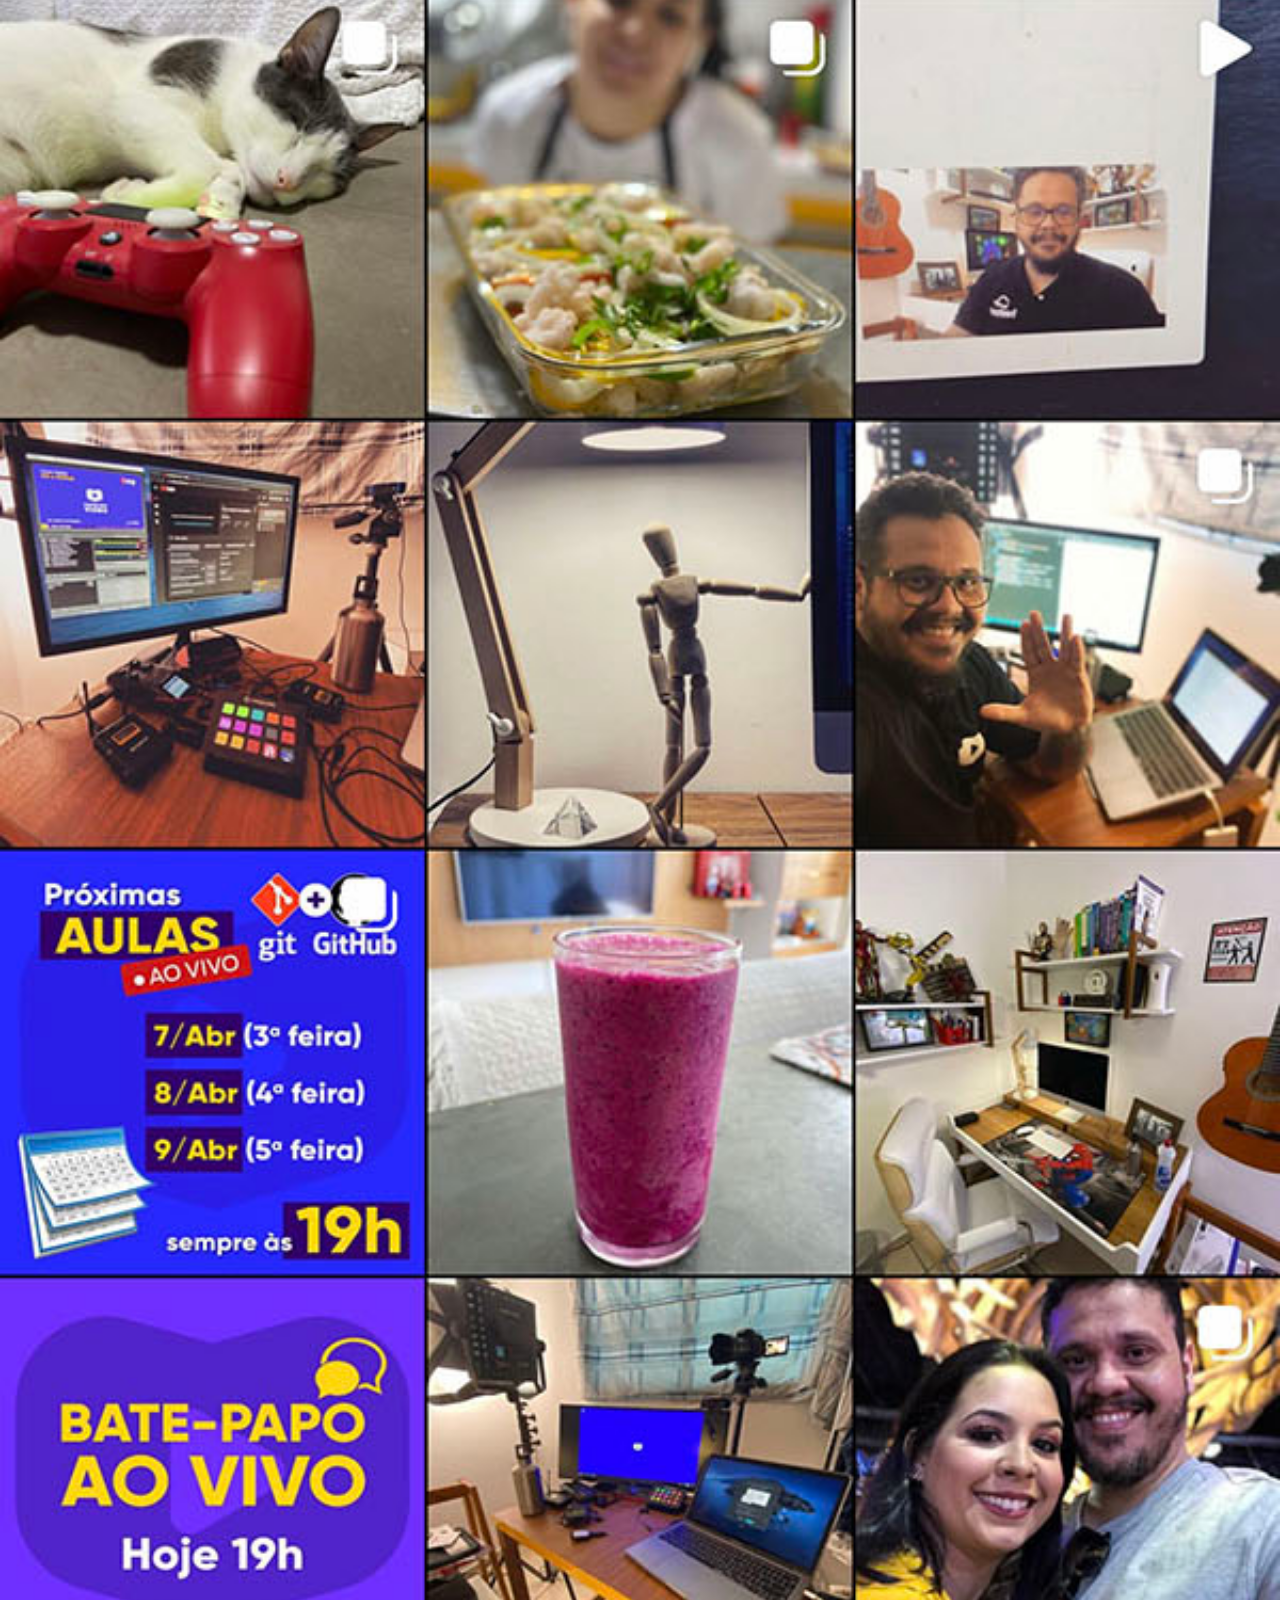
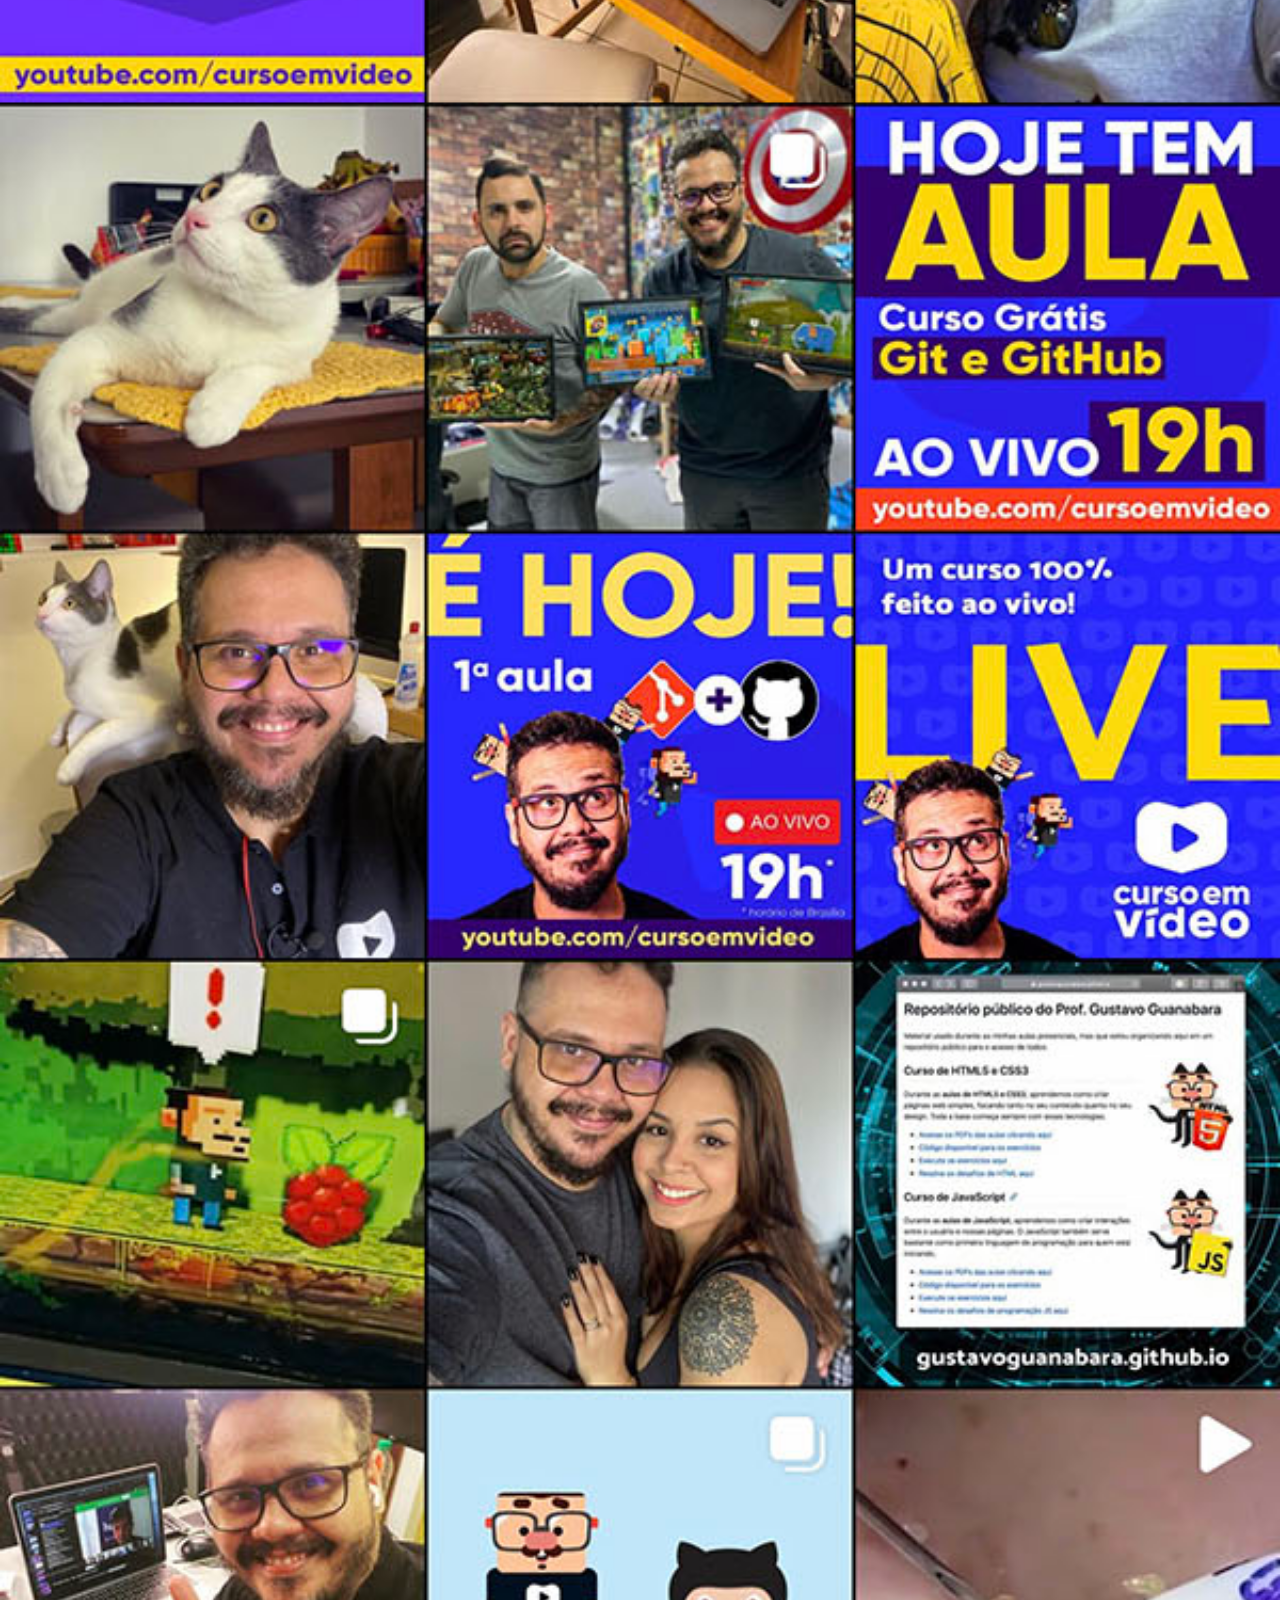
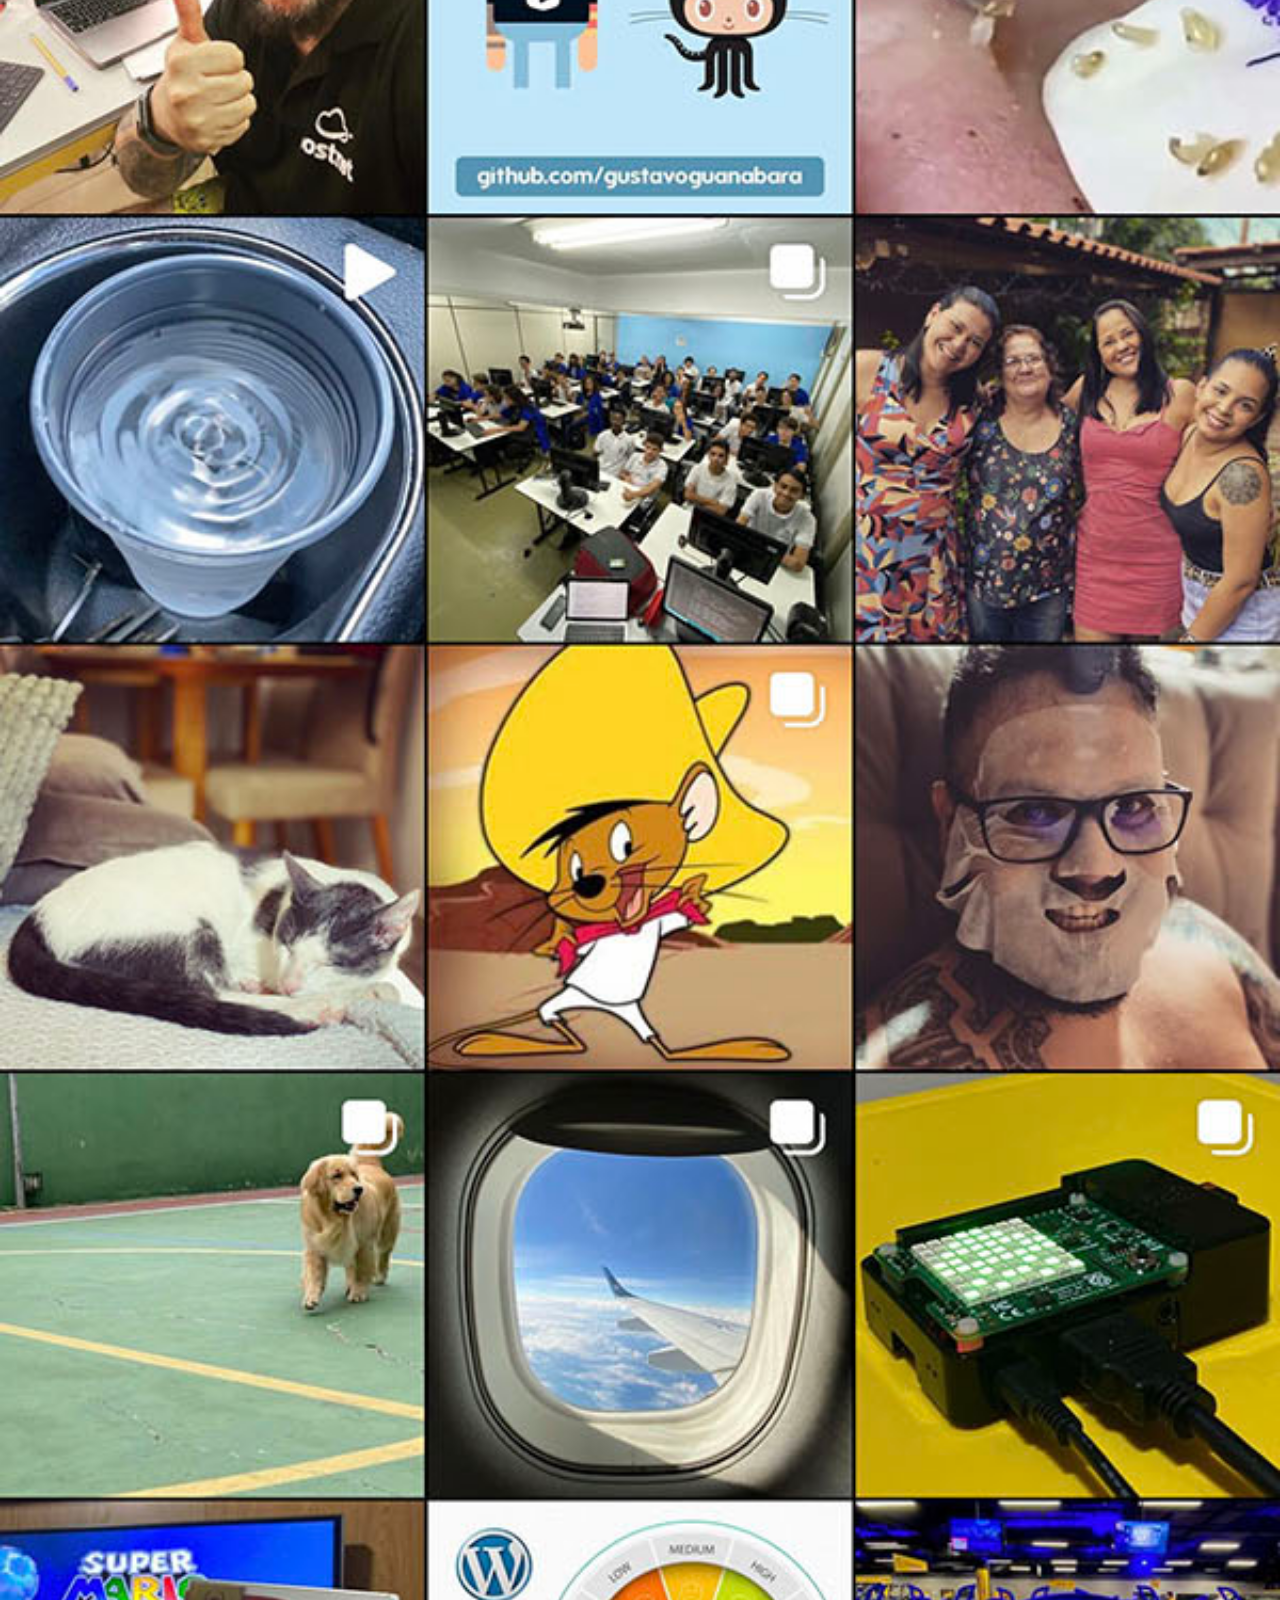
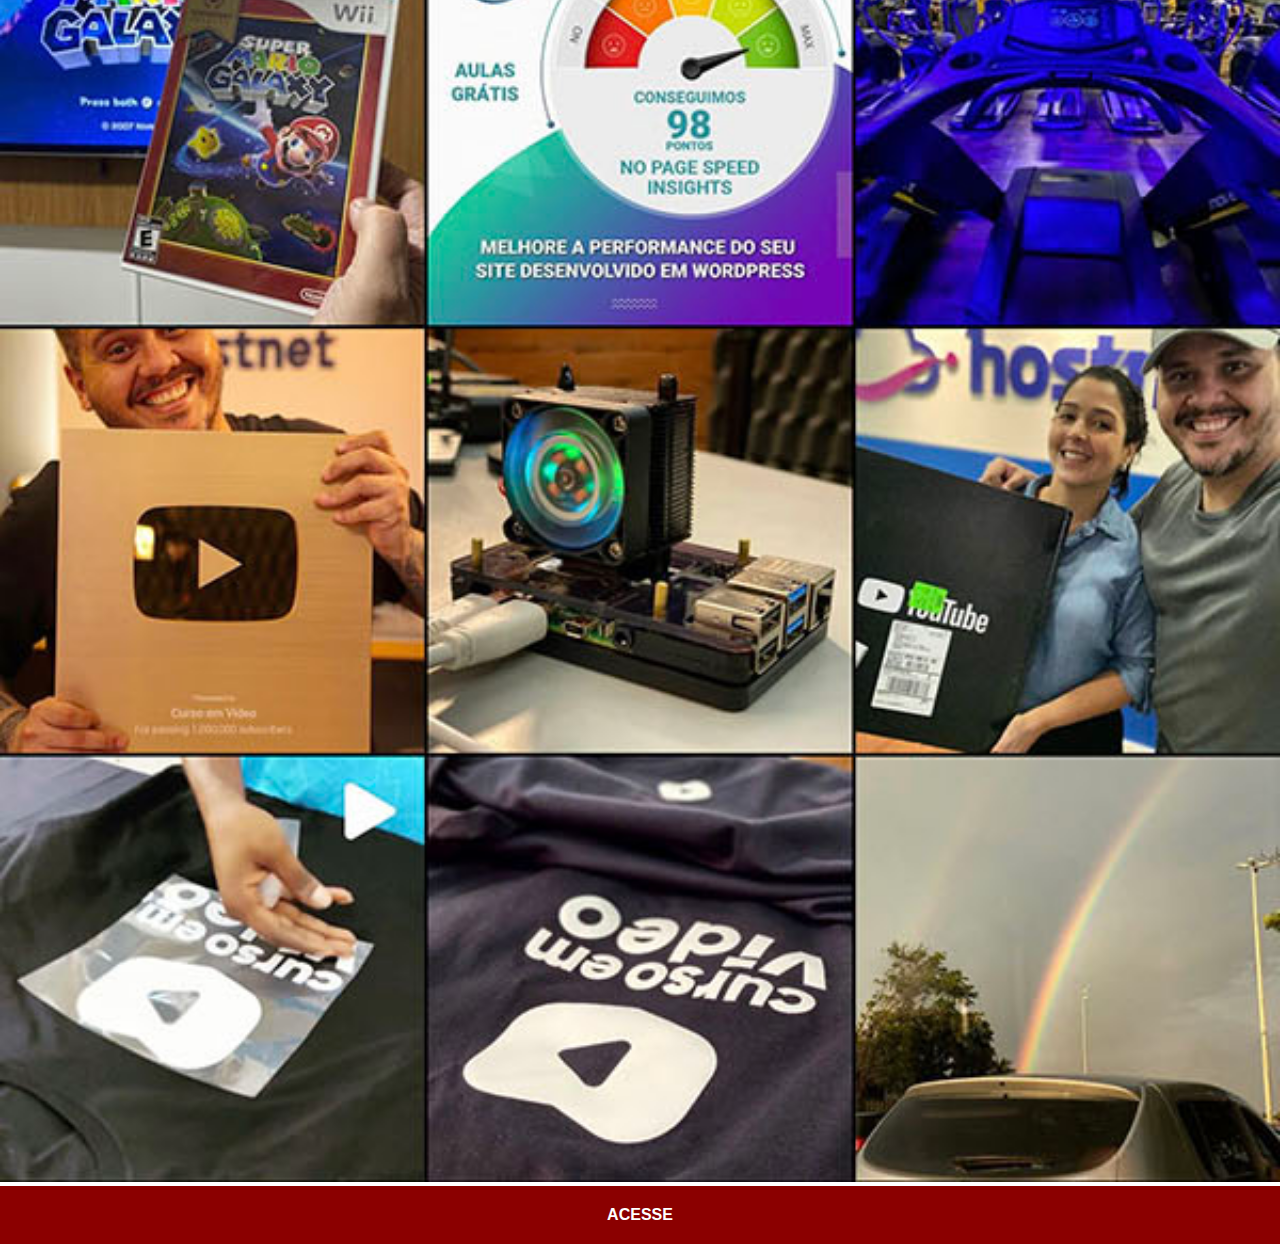
<file: instagram.html>
<!DOCTYPE html>
<html lang="pt-br">
<head>
    <meta charset="UTF-8">
    <meta name="viewport" content="width=device-width, initial-scale=1.0">
    <title>Instagram</title>
    <link rel="stylesheet" href="style/social.css">
</head>
<body>
    <img src="imagens/tela-instagram.jpg" alt="Instagram">
    <a href="https://www.instagram.com/gustavoguanabara/" target="_blank">ACESSE</a>
</body>
</html>
</file>
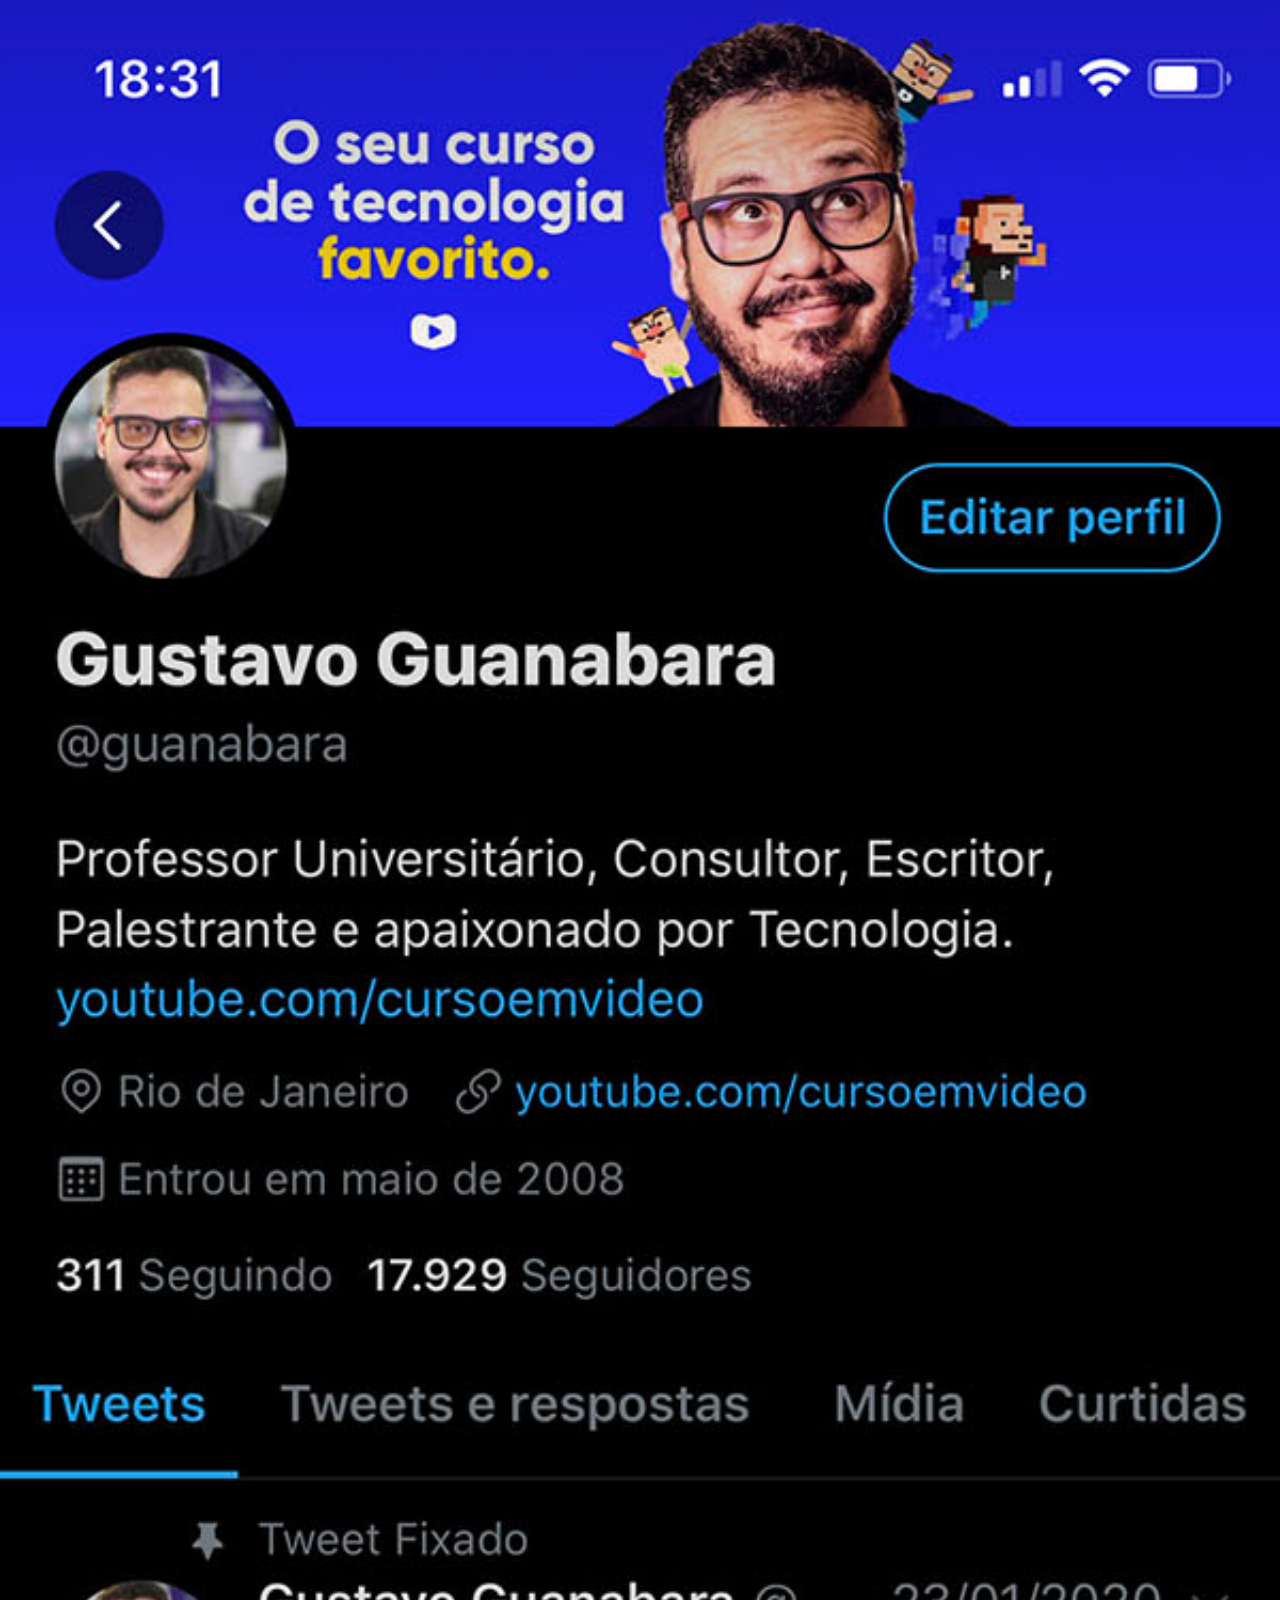
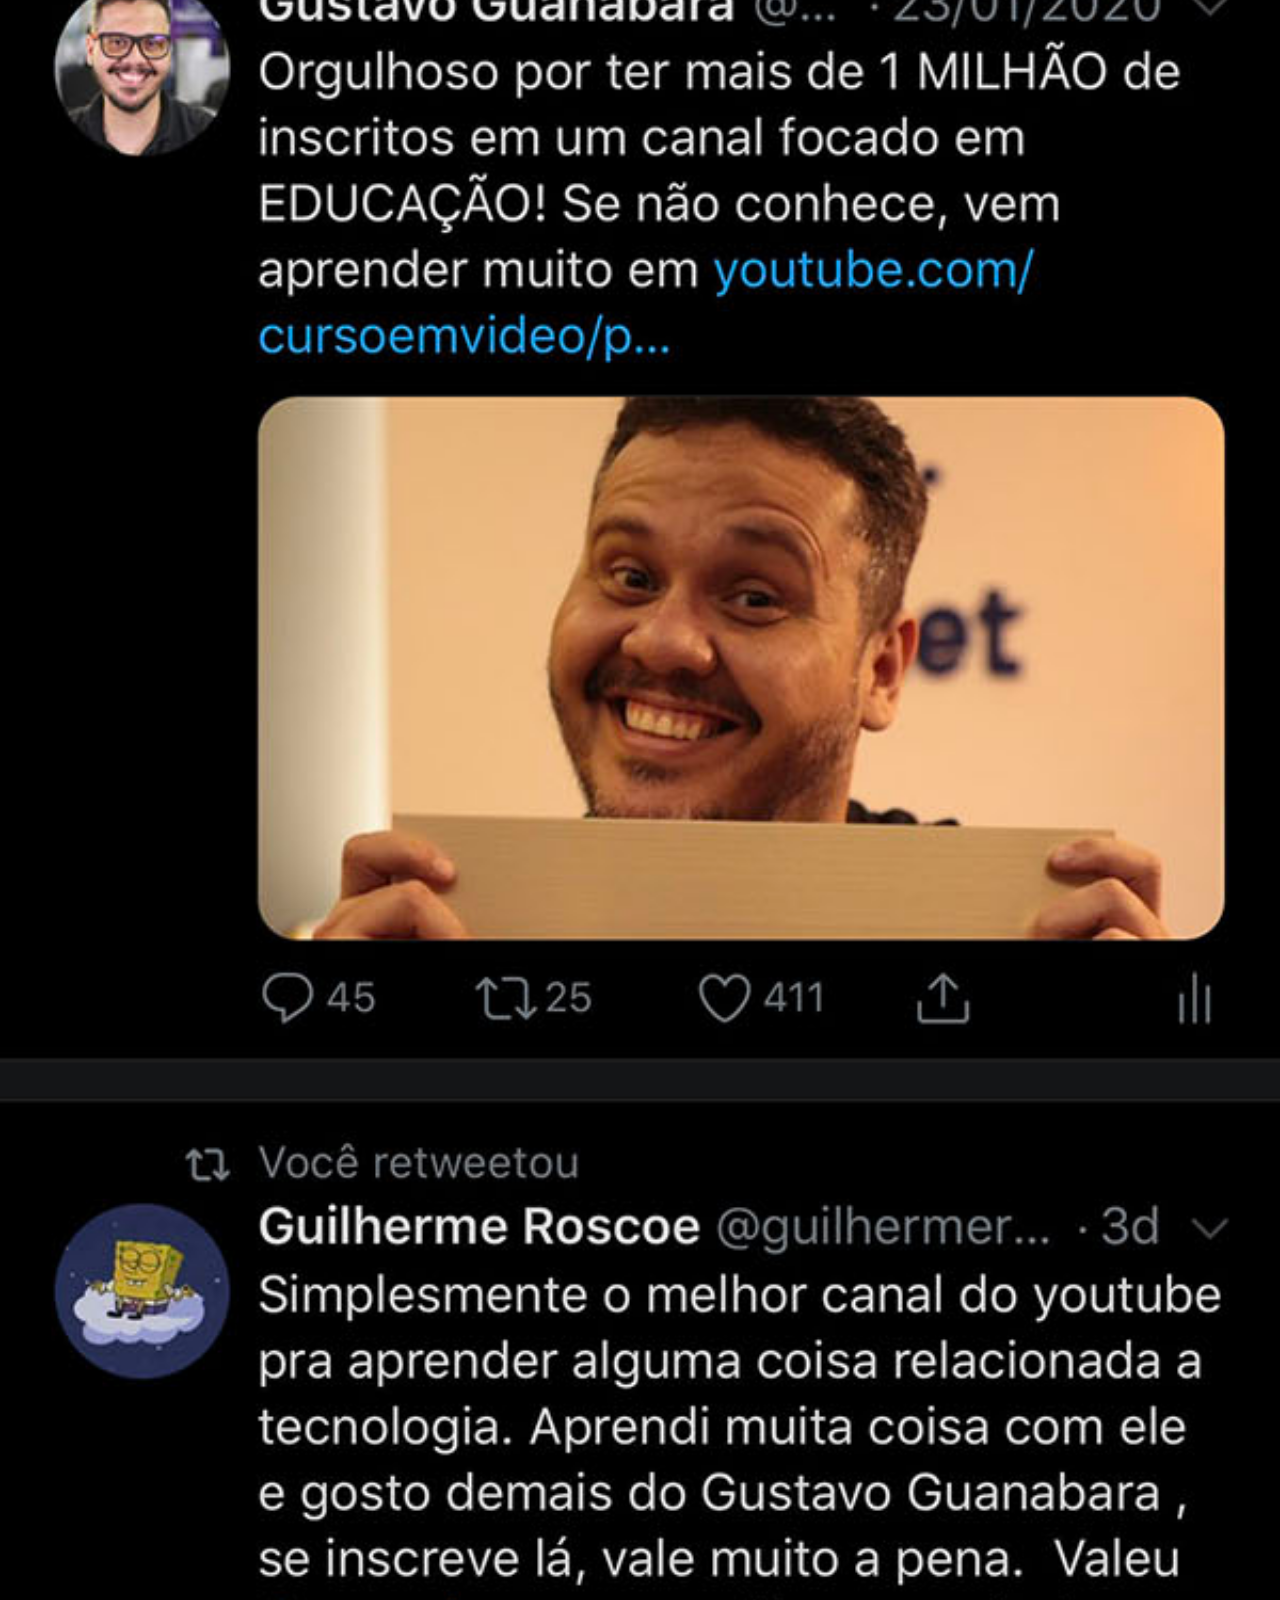
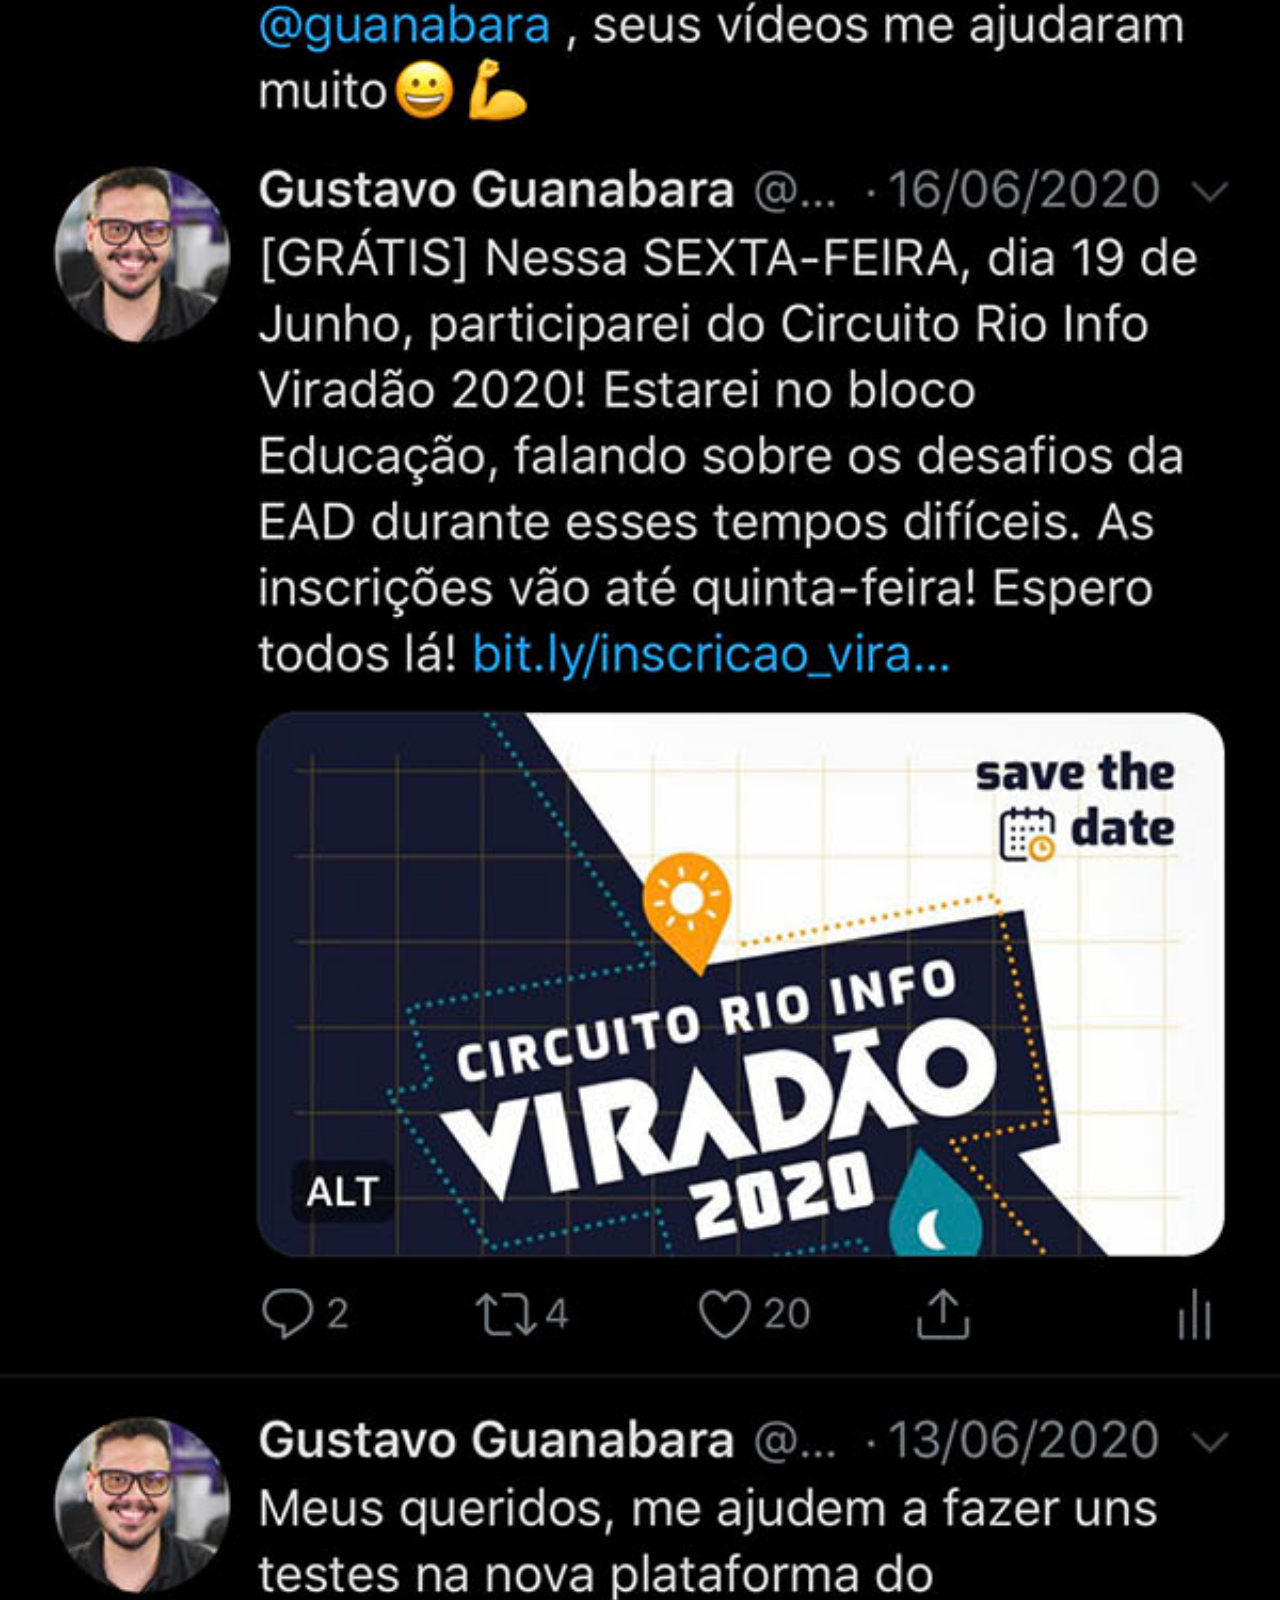
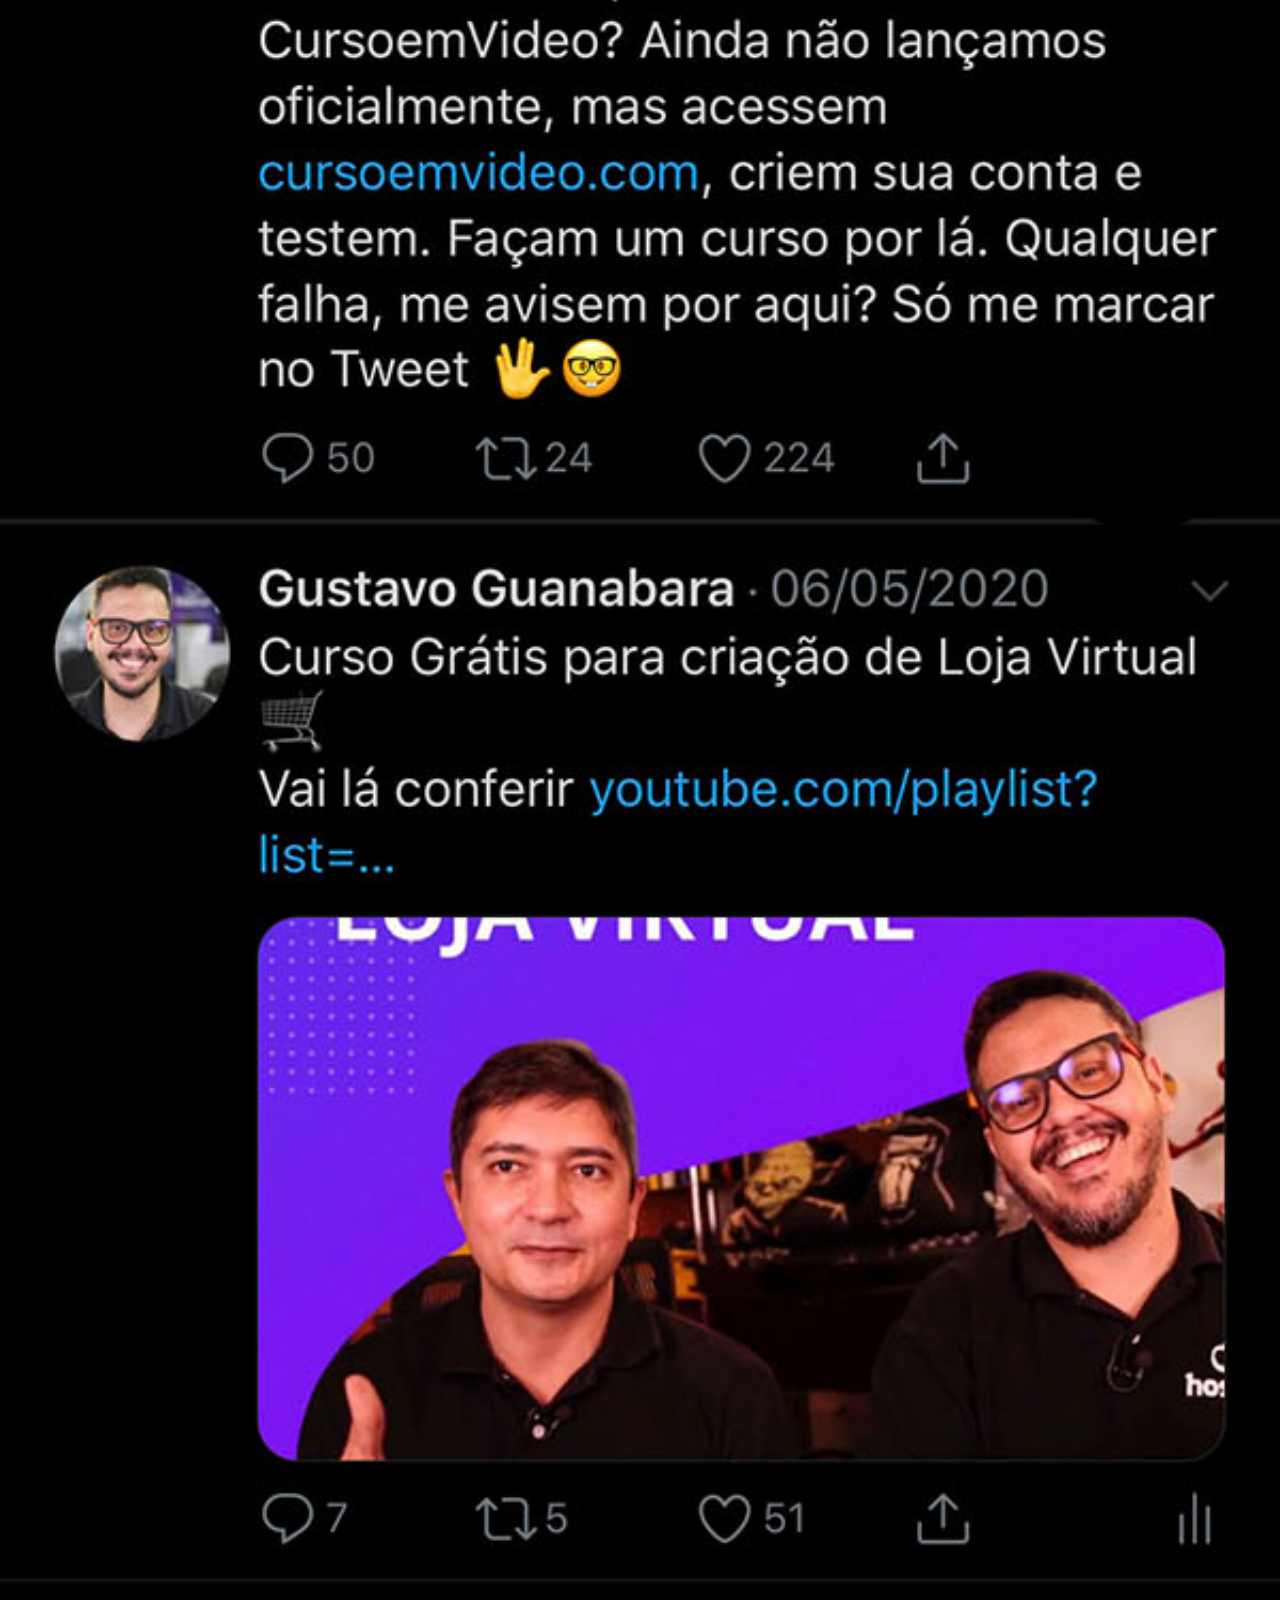
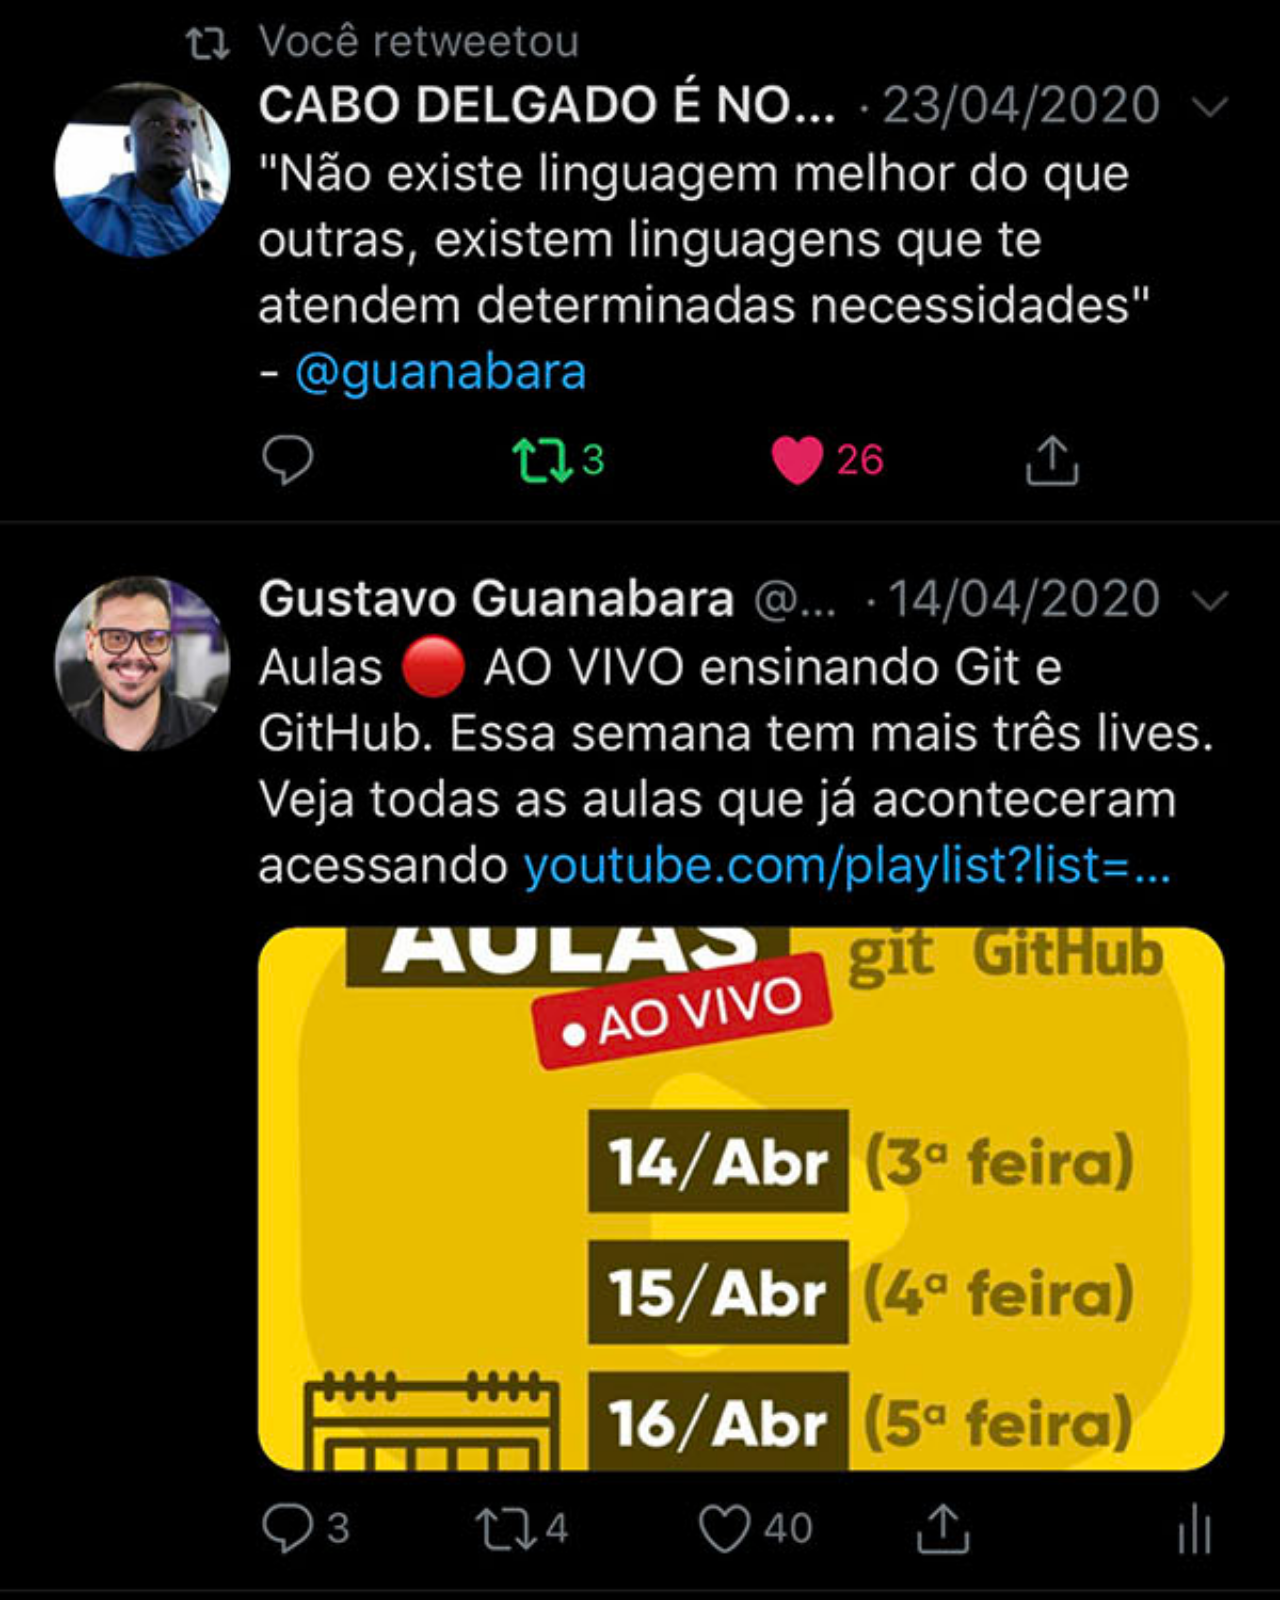
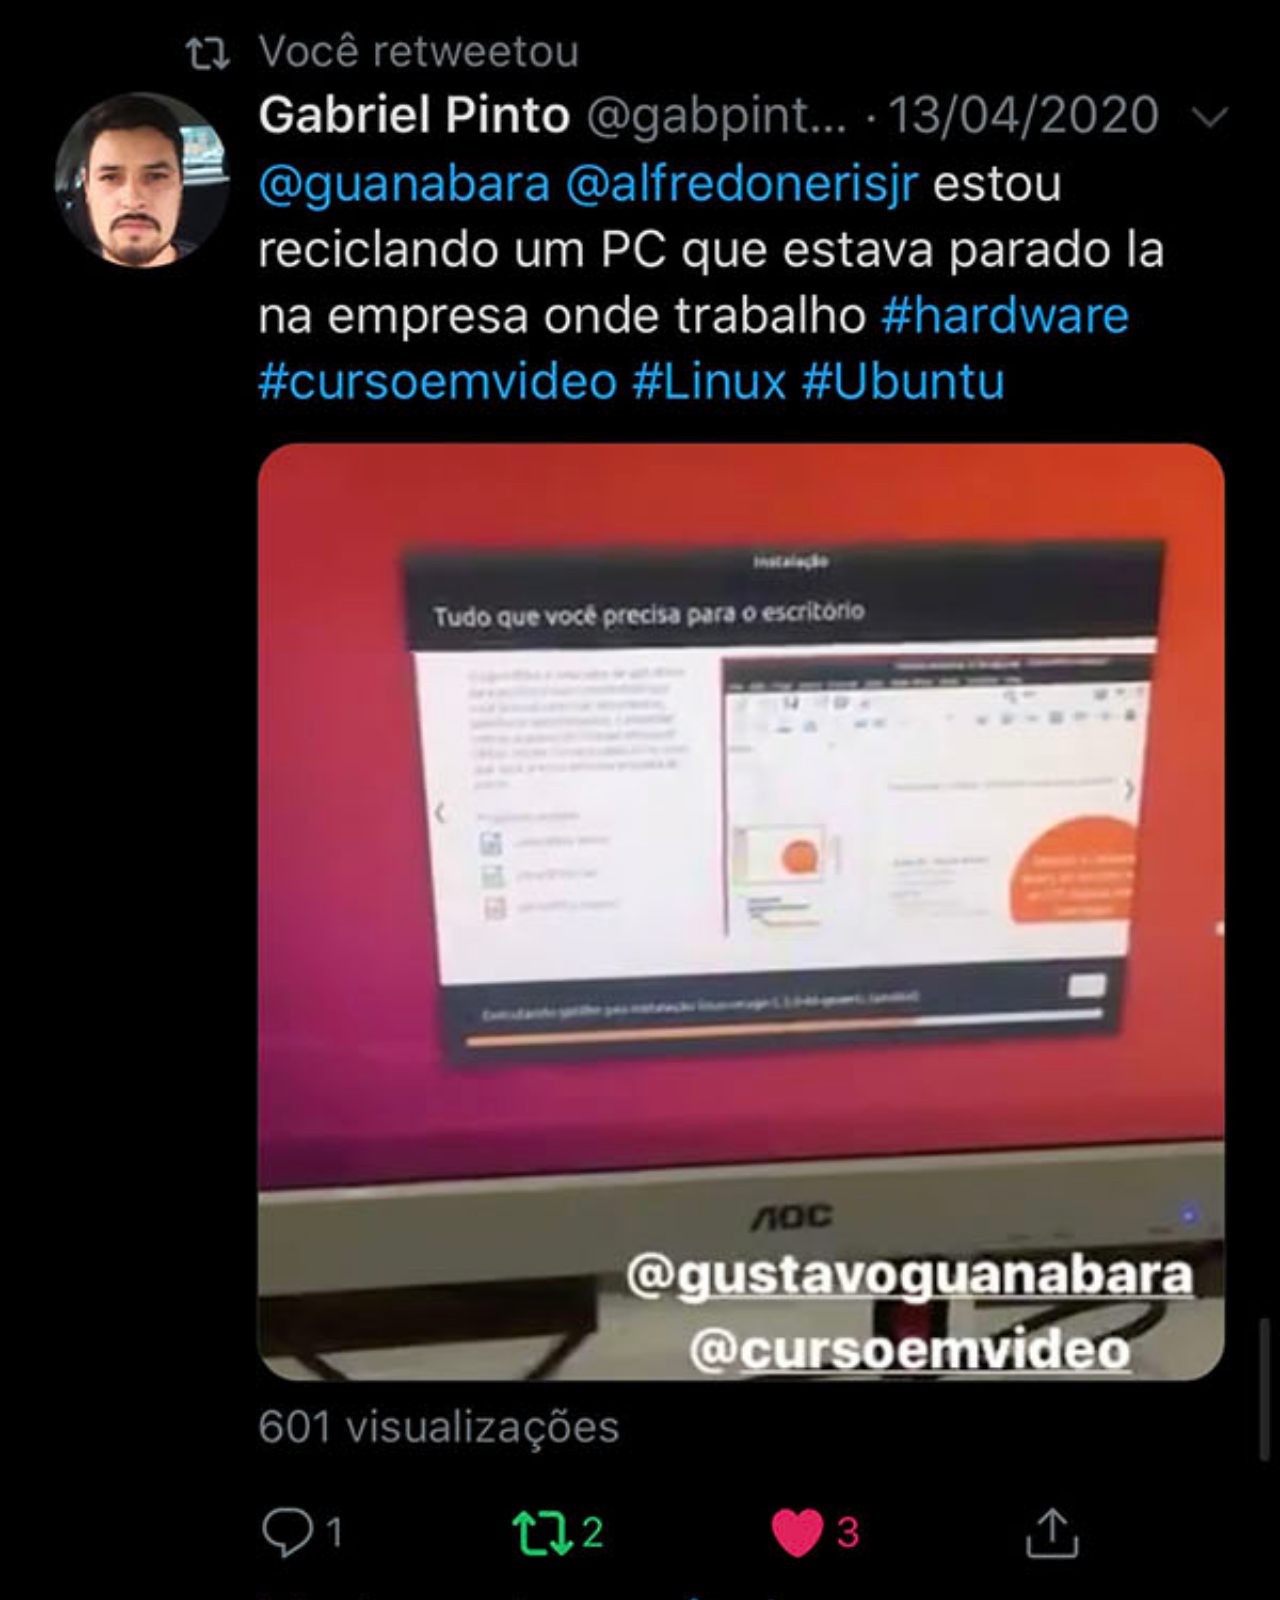
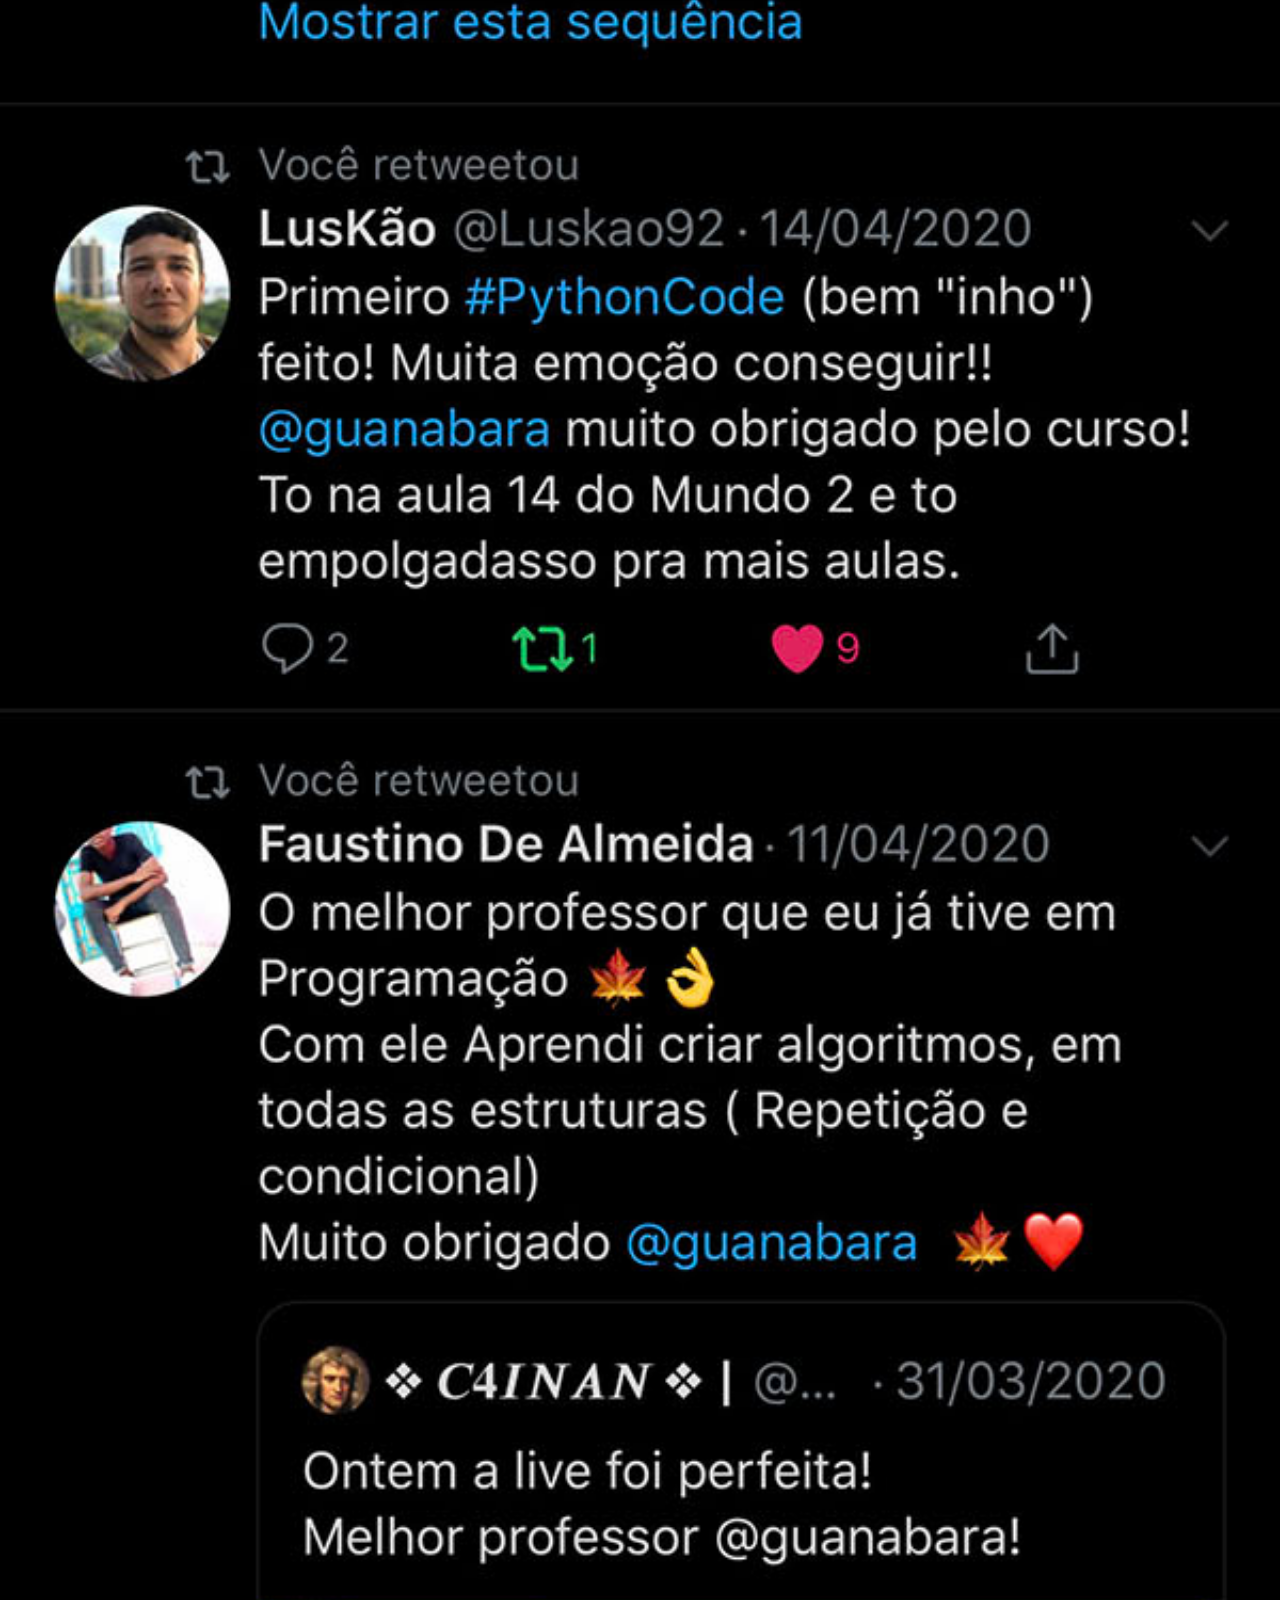
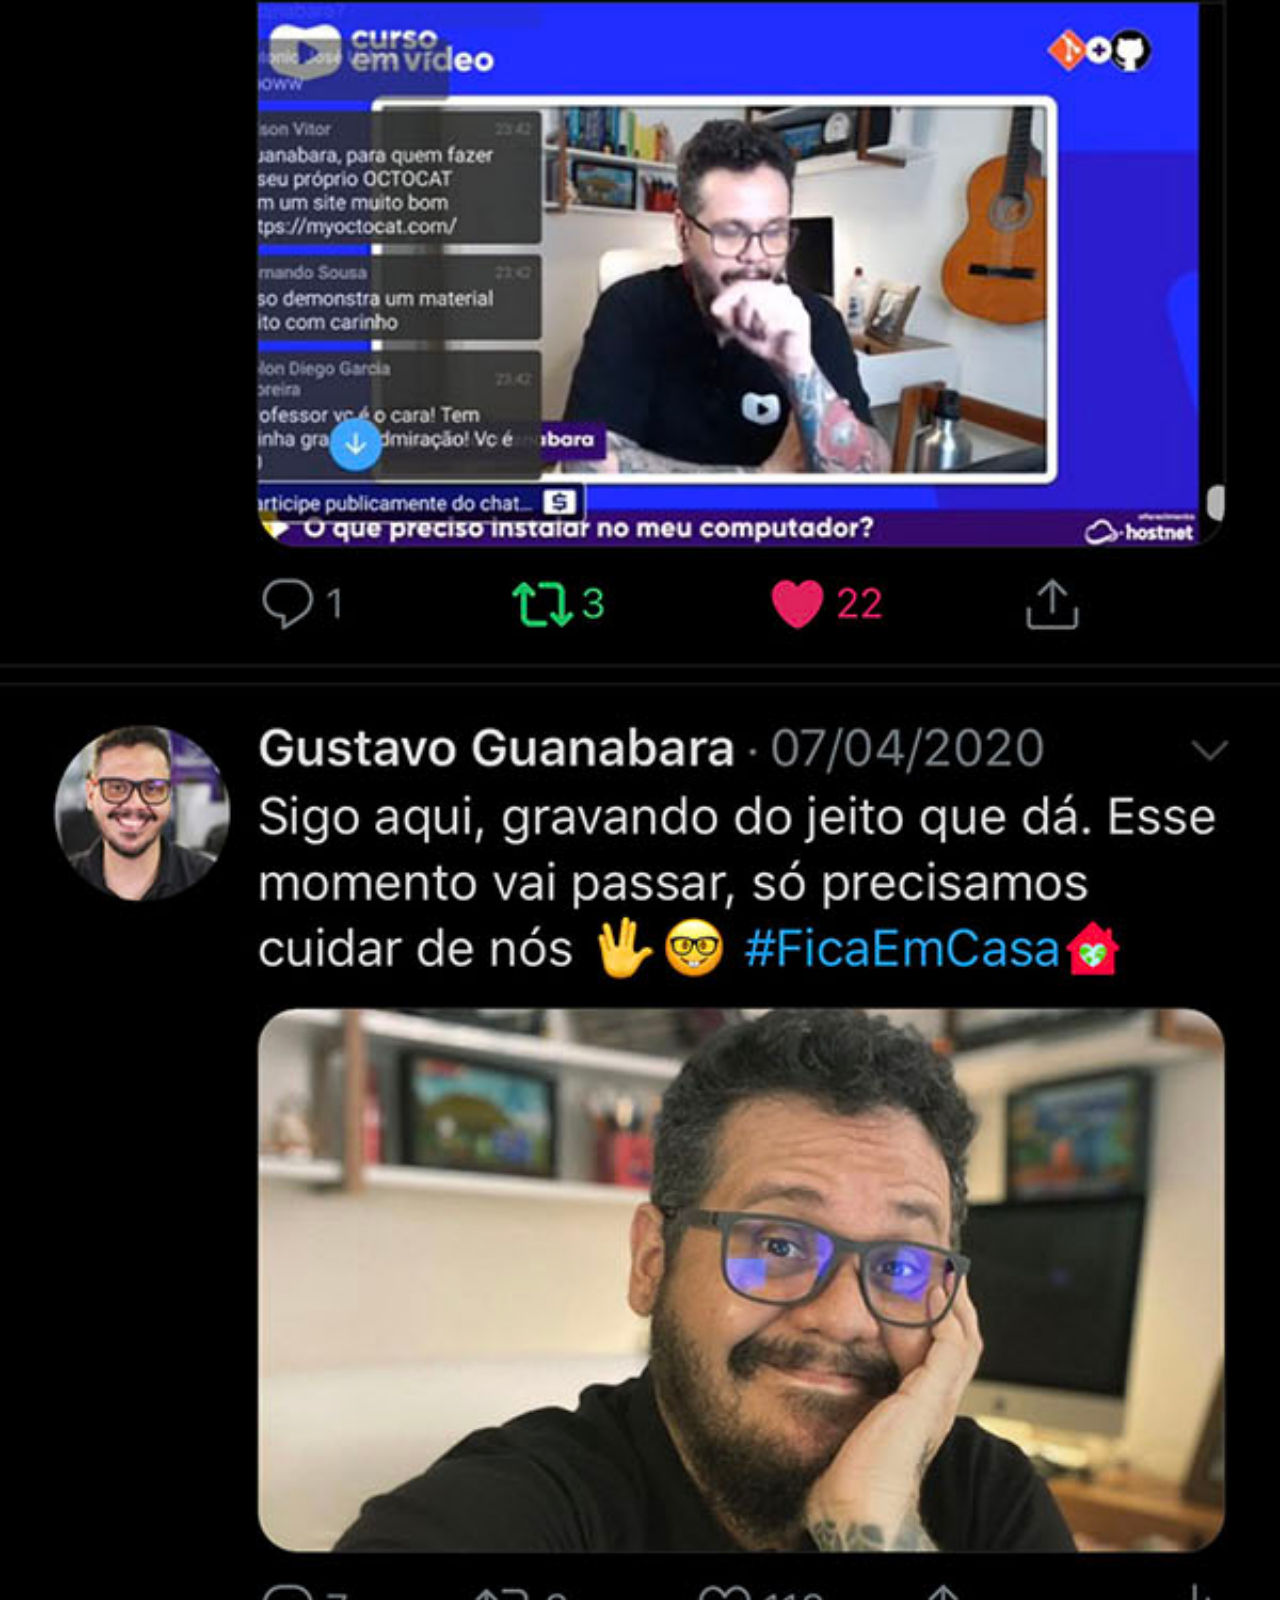
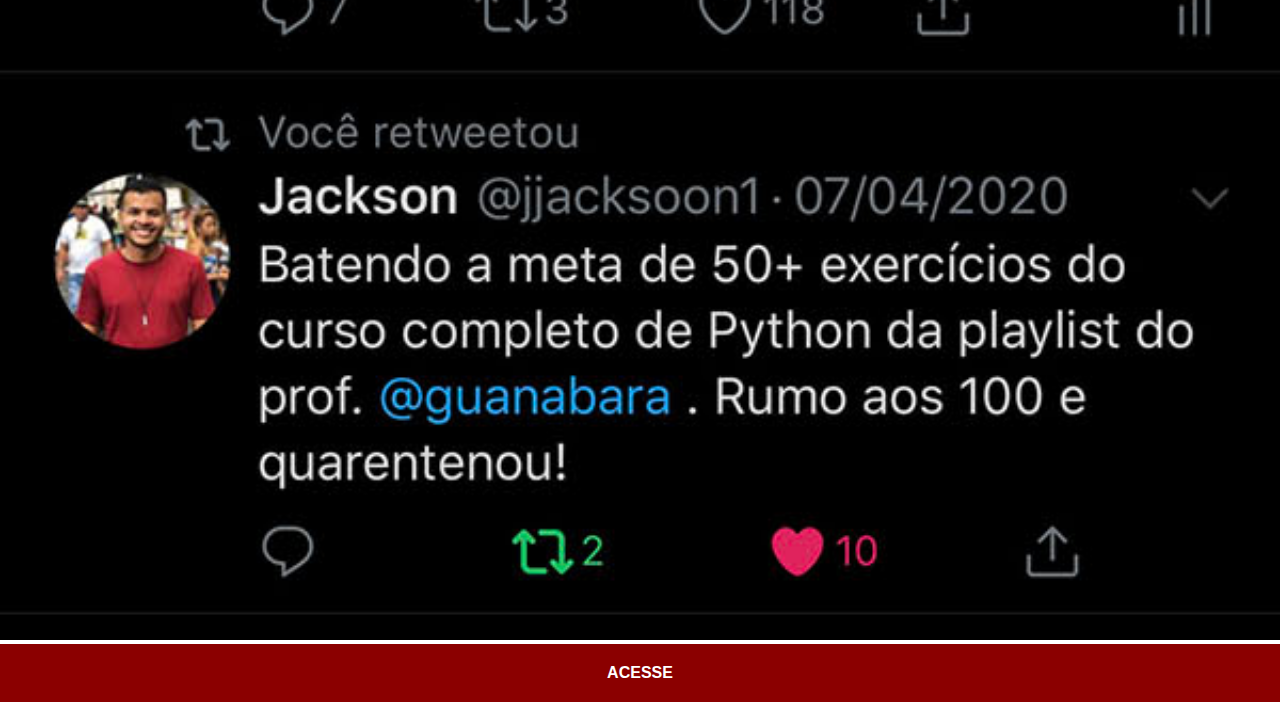
<file: twitter.html>
<!DOCTYPE html>
<html lang="pt-br">
<head>
    <meta charset="UTF-8">
    <meta name="viewport" content="width=device-width, initial-scale=1.0">
    <title>Twitter</title>
    <link rel="stylesheet" href="style/social.css">
</head>
<body>
    <img src="imagens/tela-twitter.jpg" alt="Twitter">
    <a href="https://twitter.com/guanabara?ref_src=twsrc%5Egoogle%7Ctwcamp%5Eserp%7Ctwgr%5Eauthor" target="_blank">ACESSE</a>
</body>
</html>
</file>
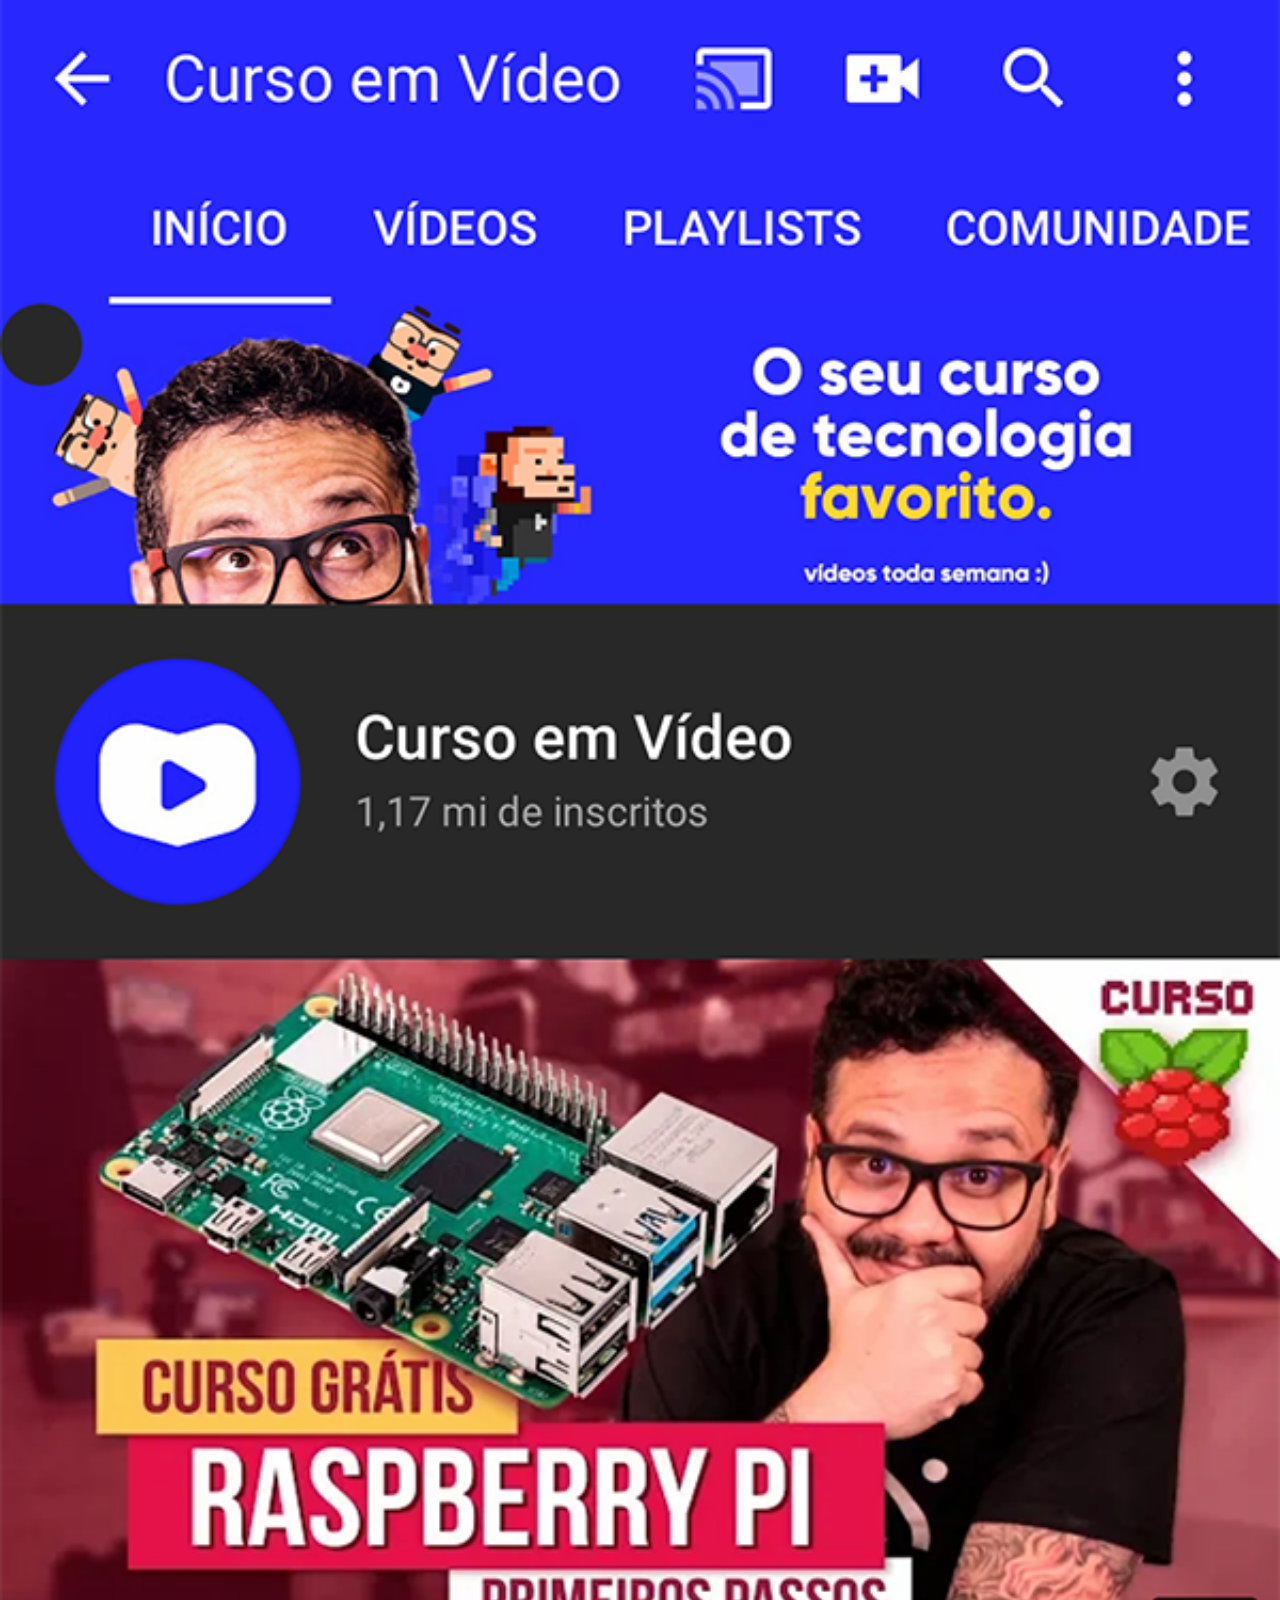
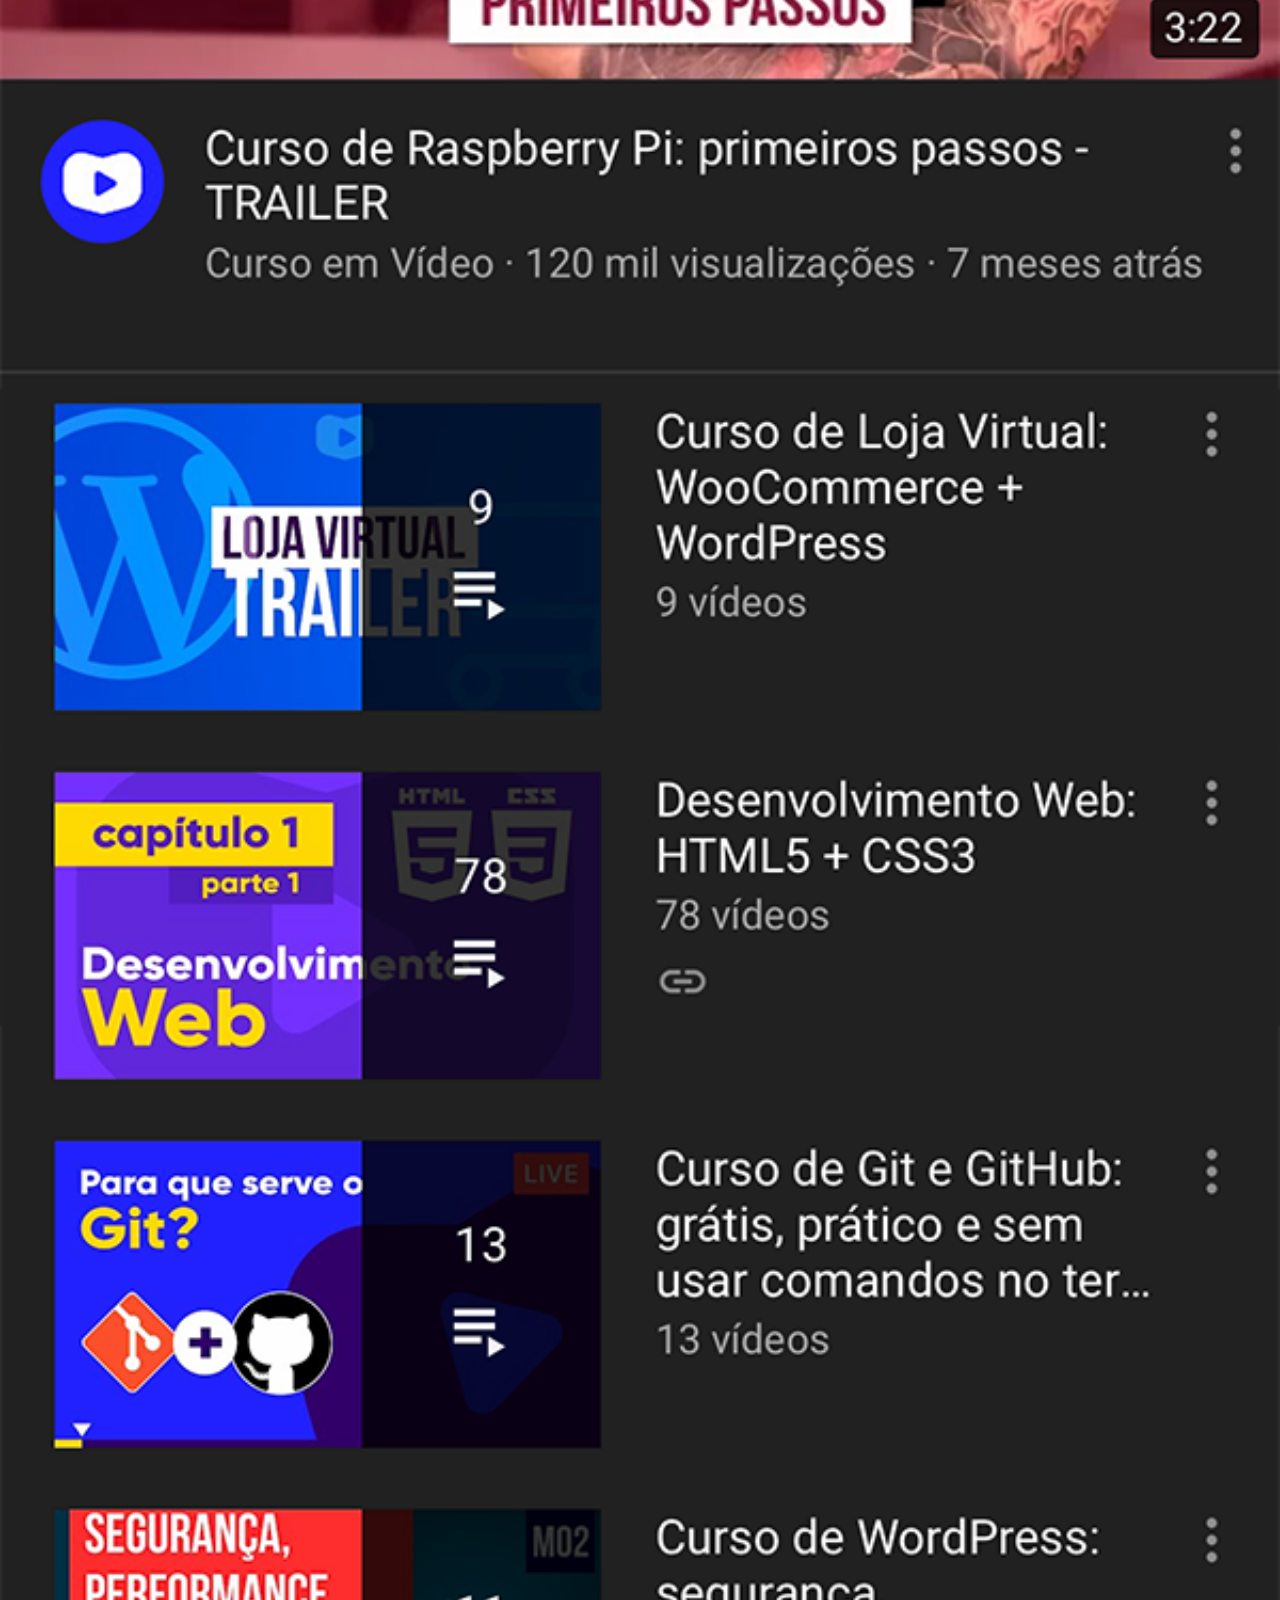
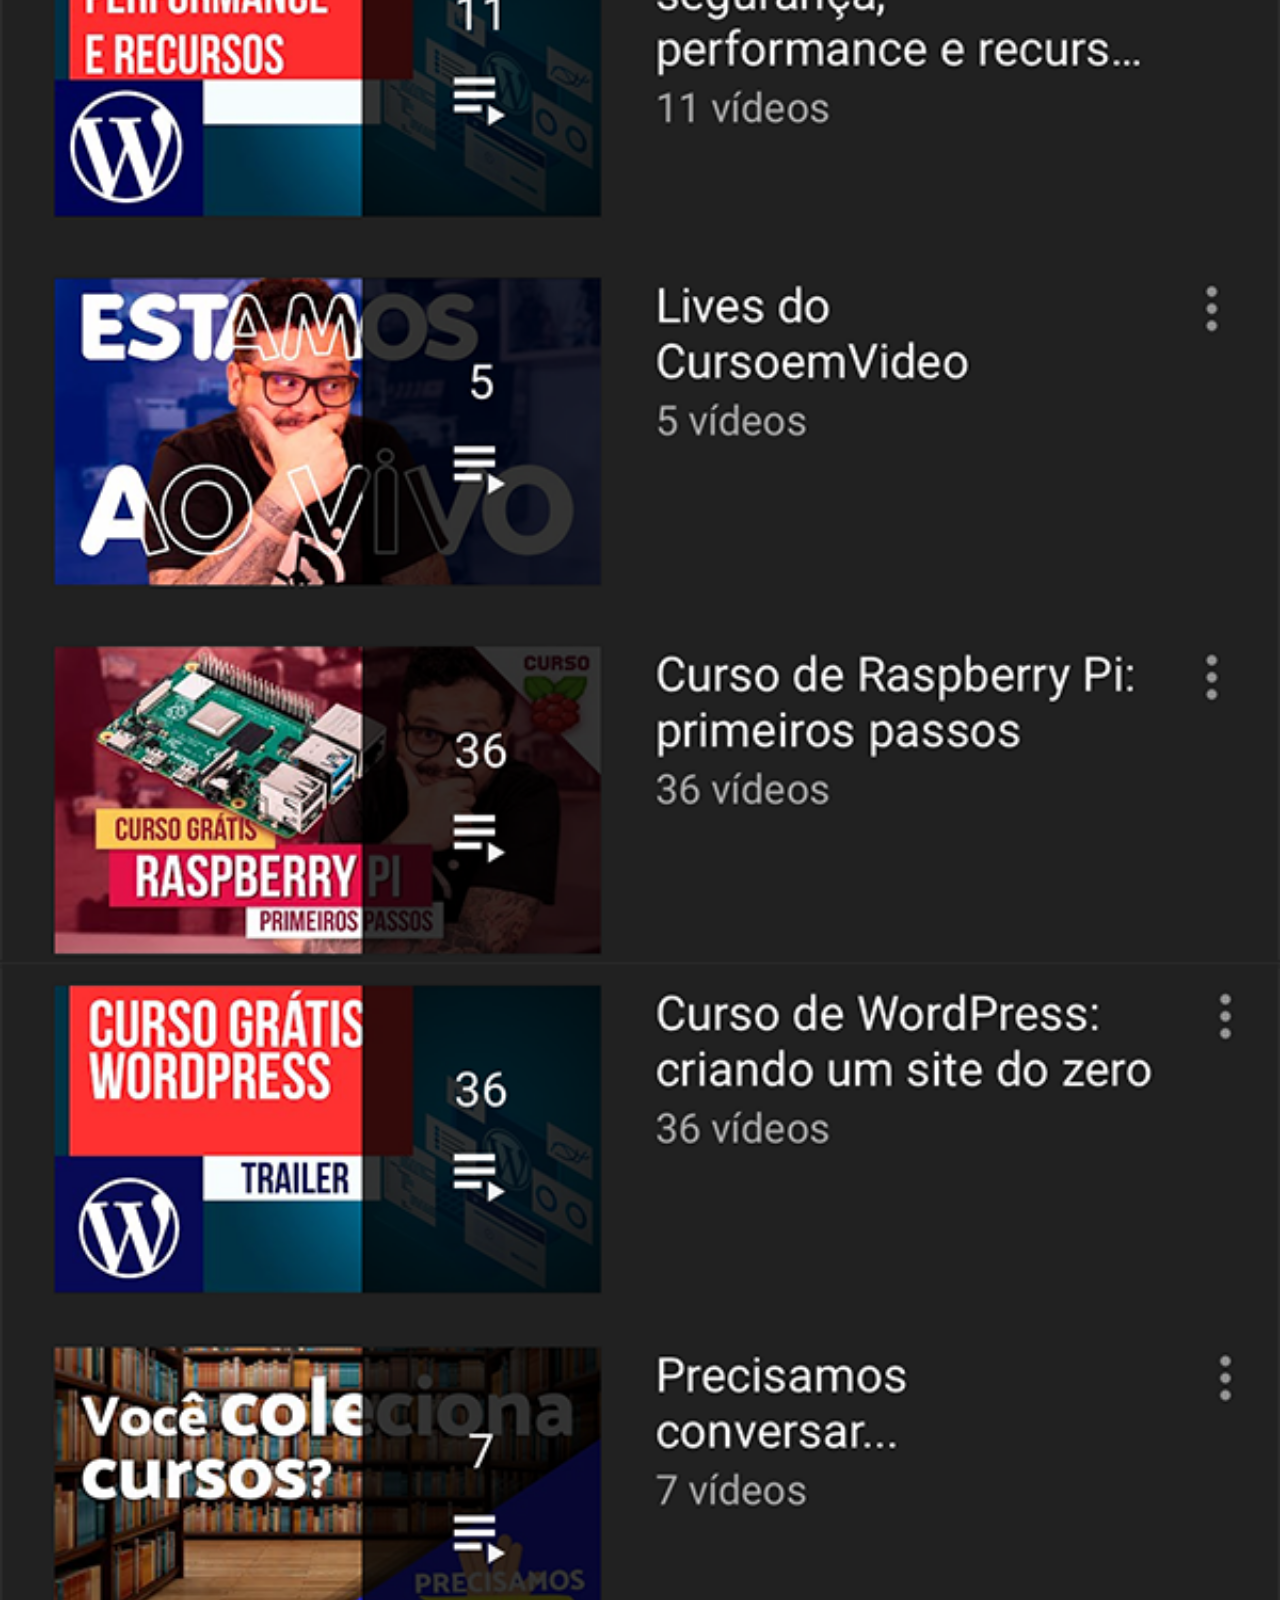
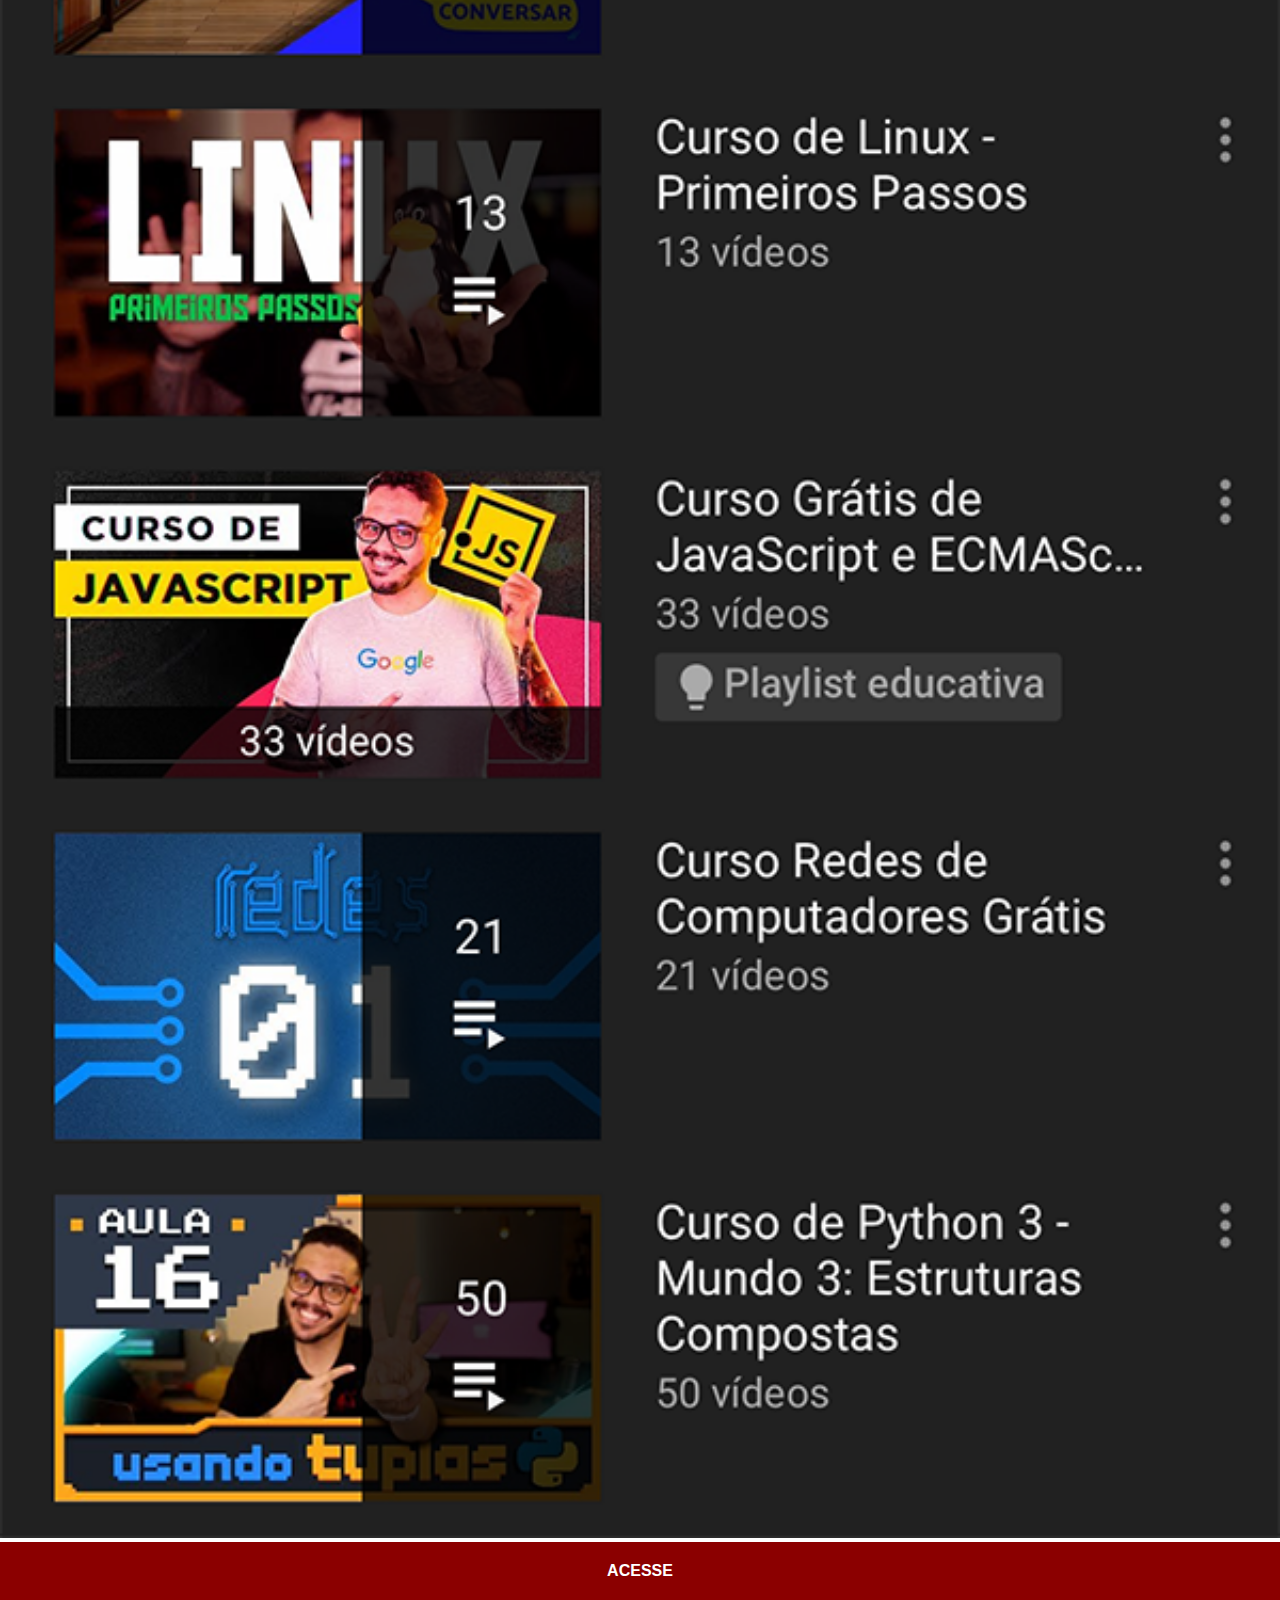
<file: youtube.html>
<!DOCTYPE html>
<html lang="pt-br">
<head>
    <meta charset="UTF-8">
    <meta name="viewport" content="width=device-width, initial-scale=1.0">
    <title>YouTube</title> 
    <link rel="stylesheet" href="style/social.css">
</head>
<body>
    <img src="imagens/tela-youtube.png" alt="YouTube">
    <a href="https://www.youtube.com/channel/UCrWvhVmt0Qac3HgsjQK62FQ" target="_blank"> ACESSE</a>
</body>
</html>
</file>
<file: style/style.css>
@charset "UTF-8";

* {
    margin: 0px;
    padding: 0px;
    font-family: Arial, Helvetica, sans-serif;
}

html, body {
    height: 100vh;
    width: 100vw;
    background-color: black;
}

body {
    background: url(../imagens/fundo-madeira.jpg) no-repeat top center;
    background-size: cover;
    background-attachment: fixed;
}

main {
    height: 100vh;
    position: relative;
}

section#telefone {
    position: absolute;
    top: 50%;
    left: 50%;
    transform: translate(-50%, -50%);

    height: 627px;
    width: 311px;
    background-color: antiquewhite;
    background: url('../imagens/frame-iphone.png') no-repeat;

}

iframe#tela {
    position: relative;
    top: 79px;
    left: 21px;
    width: 270px;
    height: 473px;
}

section#redes-sociais {
    text-align: right;
}

section#redes-sociais > a > img{
    width: 50px;
    margin: 10px;
    border-radius: 50%;
    box-shadow: 2px 2px 5px rgba(0, 0, 0, 0.422);
    box-sizing: border-box;
}

section#redes-sociais img:hover {
    border: 2px solid rgba(255, 255, 255, 0.623);
    transform: translate(-3px, -3px);
    box-shadow: 5px 5px 10px rgba(0, 0, 0, 0.582);
    transition: transform 0.5s, border 1s;
}
</file>
<file: style/social.css>
* {
    margin: 0px;
    padding: 0px;
    font-family: Arial, Helvetica, sans-serif;
}

::-webkit-scrollbar {
    width: 0px;
    height: 0px;
}

img {
    width: 100vw;
}

a {
    display: block;
    background-color: darkred;
    padding: 20px;
    color: white;
    text-align: center;
    font-weight: bolder;
    text-decoration: none;
    border: 0px;
}

a:hover {
    background-color: red;
}
</file>
